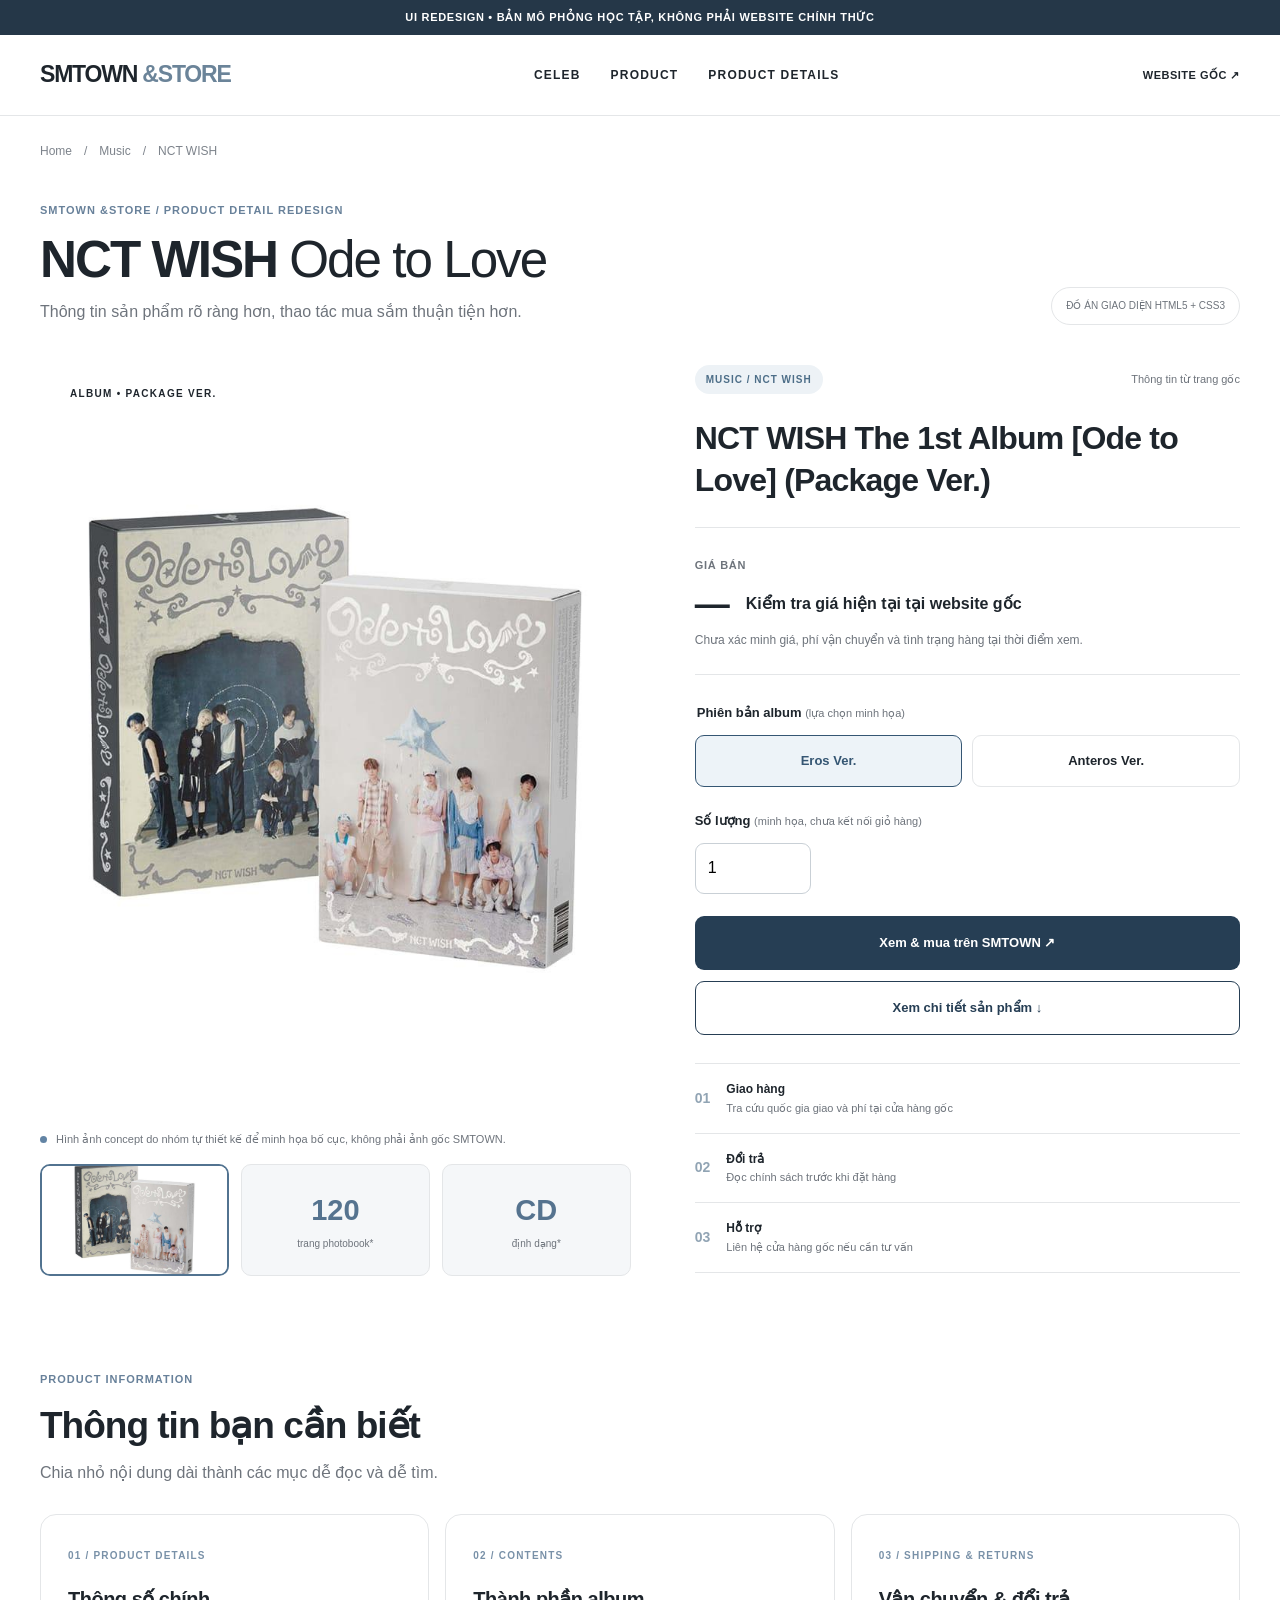
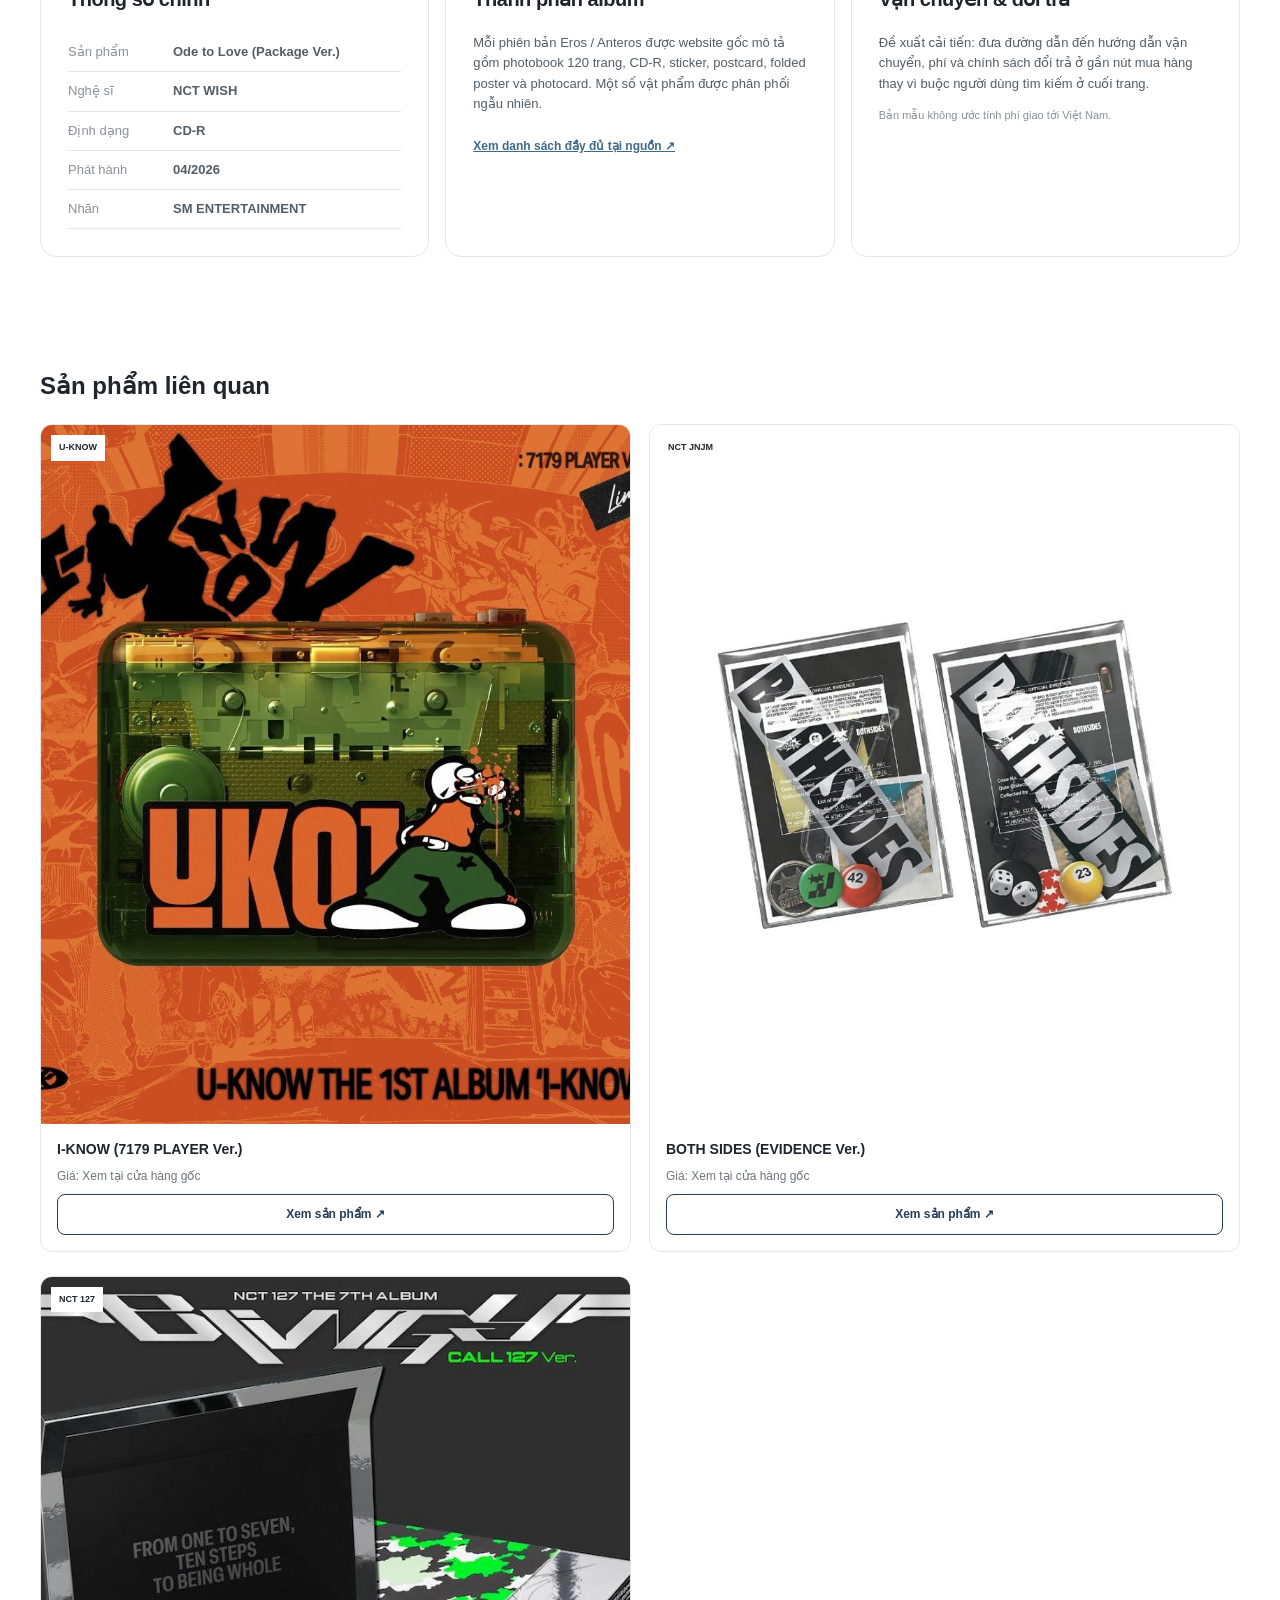
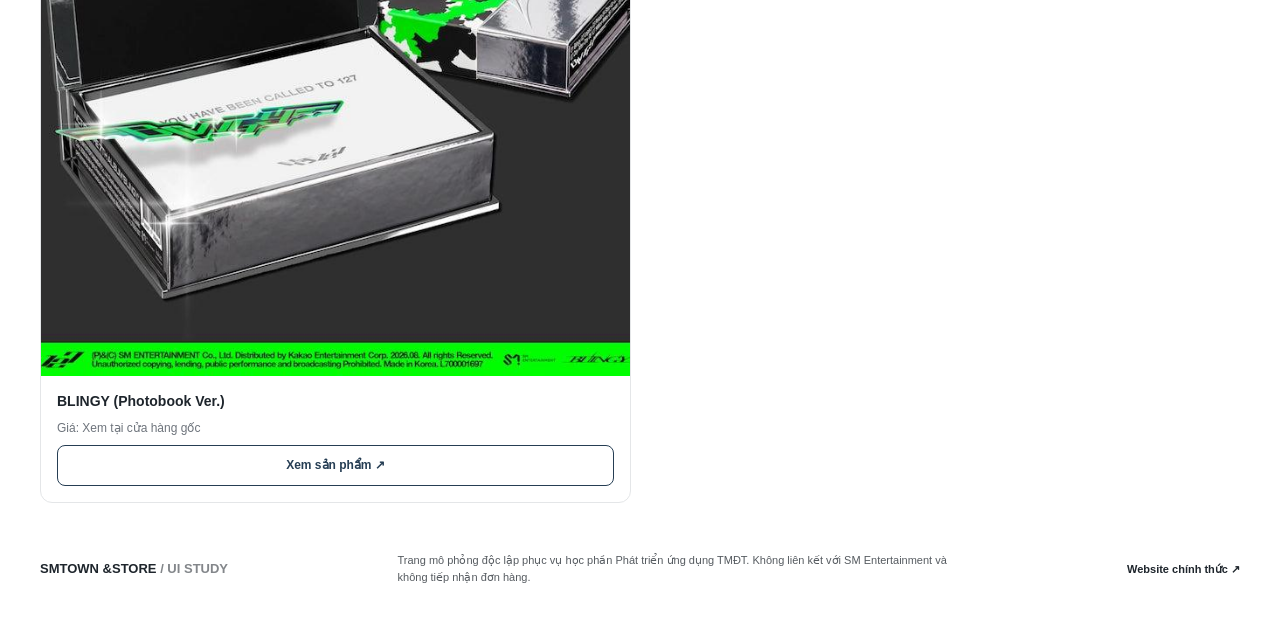
<file: index.html>
<!DOCTYPE html>
<html lang="vi">
    <head>
        <meta charset="UTF-8">
        <meta name="viewport" content="width=device-width, initial-scale=1.0">
        <meta name="description" content="Bài thực hành cải tiến giao diện trang chi tiết sản phẩm SMTOWN &STORE bằng HTML5 và CSS3.">
        <title>NCT WISH – Ode to Love | SMTOWN &STORE – UI Redesign</title>
        <link rel="stylesheet" href="css/style.css">
    </head>
    <body>
        <a class="skip-link" href="#main">Bỏ qua điều hướng</a>
        <div class="announcement">UI REDESIGN • BẢN MÔ PHỎNG HỌC TẬP, KHÔNG PHẢI WEBSITE CHÍNH THỨC</div>
        <header class="site-header">
            <div class="header-inner container">
                <a class="brand" href="https://en.smtownandstore.com/" target="_blank" rel="noopener noreferrer" aria-label="SMTOWN and Store - mở website gốc">SMTOWN <span>&amp;STORE</span></a>
                <nav class="primary-nav" aria-label="Điều hướng chính">
                    <a href="#related">CELEB</a>
                    <a href="#related">PRODUCT</a>
                    <a href="#details">PRODUCT DETAILS</a>
                </nav>
                <div class="header-actions">
                <a href="https://en.smtownandstore.com/" target="_blank" rel="noopener noreferrer">WEBSITE GỐC ↗</a>
                </div>
            </div>
    </header>
    <main class="container" id="main">
        <nav class="breadcrumbs" aria-label="Đường dẫn">
            <a href="https://en.smtownandstore.com/">Home</a>
            <span aria-hidden="true">/</span>
            <a href="https://en.smtownandstore.com/category/product/59/">Music</a>
            <span aria-hidden="true">/</span><span aria-current="page">NCT WISH</span>
        </nav>
        <div class="page-intro"><div>
            <span class="eyebrow">SMTOWN &amp;STORE / PRODUCT DETAIL REDESIGN</span>
            <h1>NCT WISH <em>Ode to Love</em></h1>
            <p>Thông tin sản phẩm rõ ràng hơn, thao tác mua sắm thuận tiện hơn.</p>
        </div><span class="design-label">ĐỒ ÁN GIAO DIỆN HTML5 + CSS3</span></div>
        <section class="product-layout" aria-label="Thông tin sản phẩm NCT WISH">
            <div class="gallery">
                <div class="gallery-main">
                    <span class="gallery-tag">ALBUM • PACKAGE VER.</span>
                    <img src="images/product-demo.jpe" width="640" height="760" alt="Ảnh concept minh họa cho album NCT WISH Ode to Love, không phải ảnh sản phẩm chính thức"></div>
                <div class="gallery-note">
                    <span class="note-dot"></span> Hình ảnh concept do nhóm tự thiết kế để minh họa bố cục, không phải ảnh gốc SMTOWN.</div>
                <div class="gallery-thumbs"><div class="thumb selected"><img src="images/product-demo.jpe" alt="Ảnh minh họa bìa album"></div>
                <div class="thumb info-tile">
                    <span>120</span><small>trang photobook*</small></div>
                <div class="thumb info-tile">
                    <span>CD</span><small>định dạng*</small></div>
                </div>
            </div>
            <div class="purchase-panel">
                <div class="status-line">
                    <span class="pill">MUSIC / NCT WISH</span><span class="availability">Thông tin từ trang gốc</span></div>
                <p class="product-subtitle">NCT WISH The 1st Album [Ode to Love] (Package Ver.)</p>
                <div class="price-block">
                    <span class="price-label">GIÁ BÁN</span>
                    <div class="price-line">
                        <strong>—</strong><span>Kiểm tra giá hiện tại tại website gốc</span></div>
                        <p>Chưa xác minh giá, phí vận chuyển và tình trạng hàng tại thời điểm xem.</p>
                    </div>
                    <form class="purchase-form" action="https://en.smtownandstore.com/product/nct-wish-the-1st-album-ode-to-love-package-ver/28278/" method="get" target="_blank">
                        <fieldset>
                            <legend>Phiên bản album <span>(lựa chọn minh họa)</span></legend>
                            <div class="options">
                                <label>
                                    <input type="radio" name="version" value="eros" checked>
                                    <span>Eros Ver.</span>
                                </label>
                                <label>
                                    <input type="radio" name="version" value="anteros">
                                    <span>Anteros Ver.</span>
                                </label>
                            </div>
                        </fieldset>
                        <label class="quantity-label" for="quantity">Số lượng <span>(minh họa, chưa kết nối giỏ hàng)</span></label>
                        <input id="quantity" type="number" name="quantity" min="1" max="20" value="1" inputmode="numeric">
                        <div class="buy-actions">
                            <a class="btn btn-primary" href="https://en.smtownandstore.com/product/nct-wish-the-1st-album-ode-to-love-package-ver/28278/" target="_blank" rel="noopener noreferrer">Xem &amp; mua trên SMTOWN ↗</a>
                            <a class="btn btn-secondary" href="#details">Xem chi tiết sản phẩm ↓</a>
                        </div>
                    </form>
                    <div class="policy-list"><div>
                        <b>01</b>
                        <span>
                            <strong>Giao hàng</strong>
                            <small>Tra cứu quốc gia giao và phí tại cửa hàng gốc</small>
                        </span>
                    </div>
                    <div>
                        <b>02</b>
                        <span>
                            <strong>Đổi trả</strong>
                            <small>Đọc chính sách trước khi đặt hàng</small>
                        </span>
                    </div>
                    <div>
                        <b>03</b>
                        <span>
                            <strong>Hỗ trợ</strong>
                            <small>Liên hệ cửa hàng gốc nếu cần tư vấn</small>
                        </span>
                    </div>
                </div>
            </div>
        </section>
        <section id="details" class="product-details">
            <div class="section-heading">
                <span class="eyebrow">PRODUCT INFORMATION</span>
                <h2>Thông tin bạn cần biết</h2>
                <p>Chia nhỏ nội dung dài thành các mục dễ đọc và dễ tìm.</p>
            </div>
            <div class="details-grid">
                <article class="detail-card">
                    <span class="detail-number">01 / PRODUCT DETAILS</span>
                    <h3>Thông số chính</h3>
                    <dl>
                        <div>
                            <dt>Sản phẩm</dt>
                            <dd>Ode to Love (Package Ver.)</dd>
                        </div>
                        <div>
                            <dt>Nghệ sĩ</dt>
                            <dd>NCT WISH</dd>
                        </div>
                        <div>
                            <dt>Định dạng</dt>
                            <dd>CD-R</dd>
                        </div>
                        <div>
                            <dt>Phát hành</dt>
                            <dd>04/2026</dd>
                        </div>
                        <div>
                            <dt>Nhãn</dt>
                            <dd>SM ENTERTAINMENT</dd>
                        </div>
                    </dl>
                </article>
                <article class="detail-card">
                    <span class="detail-number">02 / CONTENTS</span>
                    <h3>Thành phần album</h3>
                    <p>Mỗi phiên bản Eros / Anteros được website gốc mô tả gồm photobook 120 trang, CD-R, sticker, postcard, folded poster và photocard. Một số vật phẩm được phân phối ngẫu nhiên.</p>
                    <a class="text-link" href="https://en.smtownandstore.com/product/nct-wish-the-1st-album-ode-to-love-package-ver/28278/" target="_blank" rel="noopener noreferrer">Xem danh sách đầy đủ tại nguồn ↗</a>
                </article>
                <article class="detail-card">
                    <span class="detail-number">03 / SHIPPING &amp; RETURNS</span>
                    <h3>Vận chuyển &amp; đổi trả</h3>
                    <p>Đề xuất cải tiến: đưa đường dẫn đến hướng dẫn vận chuyển, phí và chính sách đổi trả ở gần nút mua hàng thay vì buộc người dùng tìm kiếm ở cuối trang.</p>
                    <p class="disclaimer">Bản mẫu không ước tính phí giao tới Việt Nam.</p>
                </article>
            </div>
        </section>
        <section id="related" class="related-products">
            <h2>Sản phẩm liên quan</h2>
            <div class="product-grid">
                <article class="product-card">
                    <a class="card-image" href="https://en.smtownandstore.com/product/u-know-the-1st-album-i-know-7179-player-verlimited/27840/category/1/display/3/" target="_blank" rel="noopener noreferrer">
                        <img src="images/iknow.jpe" alt="Bìa concept minh họa U-KNOW I-KNOW" loading="lazy">
                        <span class="card-badge">U-KNOW</span>
                    </a>
                    <div class="card-info">
                        <h3>I-KNOW (7179 PLAYER Ver.)</h3>
                        <p>Giá: Xem tại cửa hàng gốc</p>
                        <a href="https://en.smtownandstore.com/product/u-know-the-1st-album-i-know-7179-player-verlimited/27840/category/1/display/3/" target="_blank" rel="noopener noreferrer">Xem sản phẩm ↗</a>
                    </div>
                </article>
                <article class="product-card">
                    <a class="card-image" href="https://en.smtownandstore.com/product/nct-jnjm-the-1st-mini-album-both-sides-smart-versmart-album/28114/" target="_blank" rel="noopener noreferrer">
                        <img src="images/bothside.jpe" alt="Bìa concept minh họa NCT JNJM Both Sides" loading="lazy">
                        <span class="card-badge">NCT JNJM</span>
                    </a>
                    <div class="card-info">
                        <h3>BOTH SIDES (EVIDENCE Ver.)</h3>
                        <p>Giá: Xem tại cửa hàng gốc</p>
                        <a href="https://en.smtownandstore.com/product/nct-jnjm-the-1st-mini-album-both-sides-smart-versmart-album/28114/" target="_blank" rel="noopener noreferrer">Xem sản phẩm ↗</a>
                    </div>
                </article>
                <article class="product-card">
                    <a class="card-image" href="https://en.smtownandstore.com/product/nct-127-lucky-draw-event-the-7th-album-blingy-photobook-ver-smtrue-exc/29340/category/58/display/1/" target="_blank" rel="noopener noreferrer">
                        <img src="images/blingy.jpe" alt="Bìa concept minh họa NCT 127 Blingy" loading="lazy">
                        <span class="card-badge">NCT 127</span>
                    </a>
                    <div class="card-info">
                        <h3>BLINGY (Photobook Ver.)</h3>
                        <p>Giá: Xem tại cửa hàng gốc</p>
                        <a href="https://en.smtownandstore.com/product/nct-127-lucky-draw-event-the-7th-album-blingy-photobook-ver-smtrue-exc/29340/category/58/display/1/" target="_blank" rel="noopener noreferrer">Xem sản phẩm ↗</a>
                    </div>
                </article>
            </div>
        </section>
    </main>
    <footer class="footer">
        <div class="container footer-inner">
            <strong>SMTOWN &amp;STORE <span>/ UI STUDY</span></strong>
            <p>Trang mô phỏng độc lập phục vụ học phần Phát triển ứng dụng TMĐT. Không liên kết với SM Entertainment và không tiếp nhận đơn hàng.</p>
            <a href="https://en.smtownandstore.com/" target="_blank" rel="noopener noreferrer">Website chính thức ↗</a>
        </div>
    </footer>
</body>
</html>
</file>
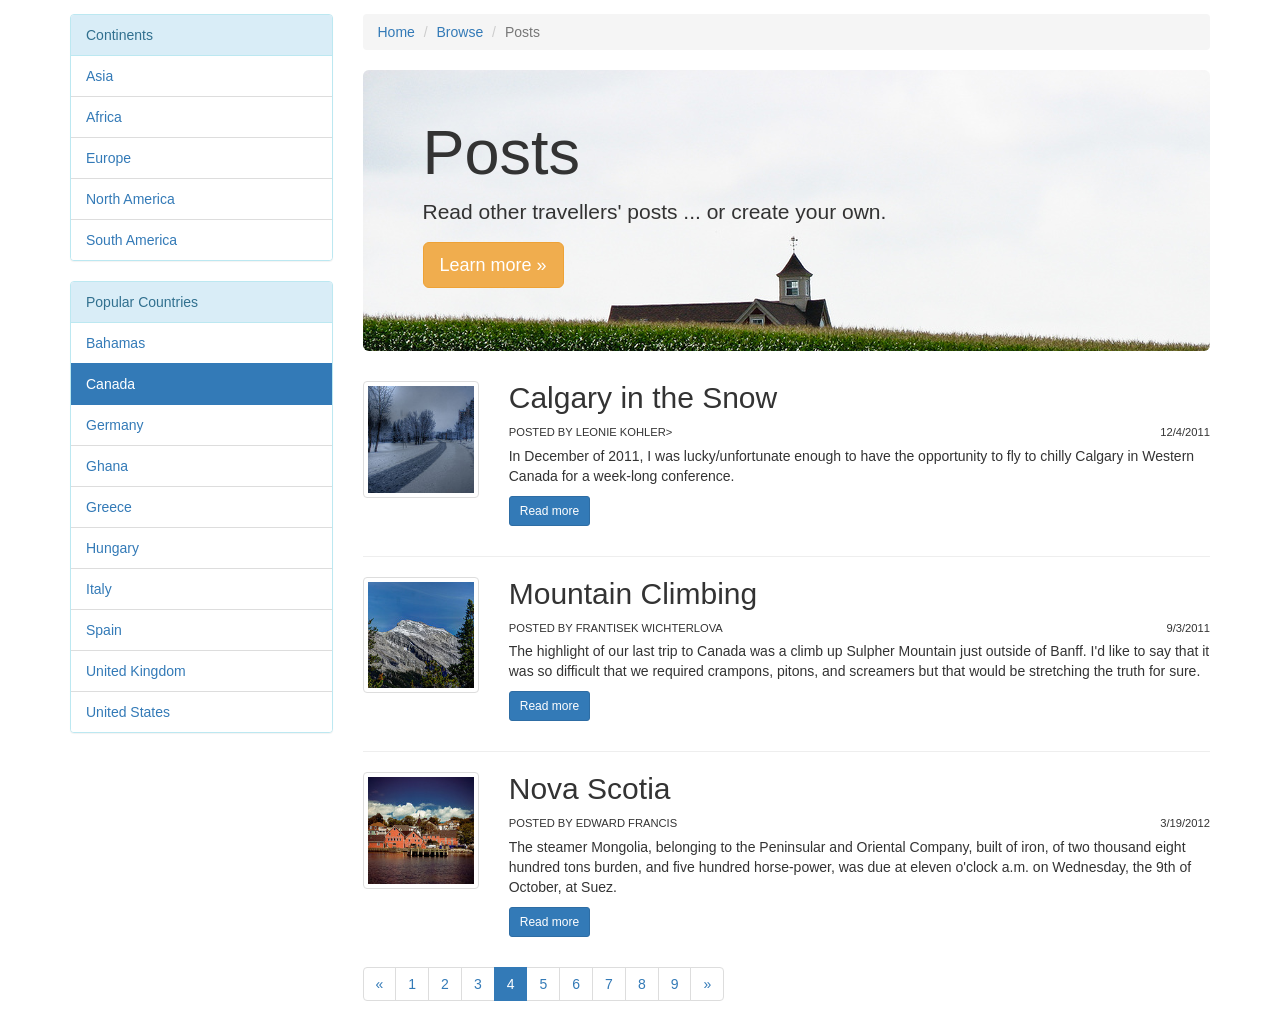
<file: JavaScript-Labs/Lab08/exercise.html>
<!DOCTYPE html>
<html lang="en">
<head>
    <meta charset="utf-8"/>  
	
    <!-- Latest compiled and minified CSS -->
    <link rel="stylesheet" href="https://maxcdn.bootstrapcdn.com/bootstrap/3.3.5/css/bootstrap.min.css">
    <link rel="stylesheet" href="css/theme.css">    
    
    <script type="text/javascript" language="javascript" src="js/travel-data.js"></script>    
</head>
<body>
    

   
<div class="container">  <!-- start main content container -->
   <div class="row">  <!-- start main content row -->
      <div class="col-md-3">  <!-- start left navigation rail column -->   
      
         <div class="panel panel-info">
           <div class="panel-heading">Continents</div>
           <!-- replace list with function call -->
           <ul class="list-group">     
              <li class="list-group-item"><a href="#">Asia</a></li>
              <li class="list-group-item"><a href="#">Africa</a></li>
              <li class="list-group-item"><a href="#">Europe</a></li>
              <li class="list-group-item"><a href="#">North America</a></li>
              <li class="list-group-item"><a href="#">South America</a></li>    
           </ul>
         </div>  <!-- end continents panel -->  
         <div class="panel panel-info">
           <div class="panel-heading">Popular Countries</div>
           <!-- replace list with function call --> 
           <ul class="list-group">                                        
              <li class="list-group-item"><a href="#">Bahamas</a></li>
              <li class="list-group-item active">Canada</li>
              <li class="list-group-item"><a href="#">Germany</a></li>
              <li class="list-group-item"><a href="#">Ghana</a></li>
              <li class="list-group-item"><a href="#">Greece</a></li>
              <li class="list-group-item"><a href="#">Hungary</a></li>
              <li class="list-group-item"><a href="#">Italy</a></li>
              <li class="list-group-item"><a href="#">Spain</a></li>
              <li class="list-group-item"><a href="#">United Kingdom</a></li>
              <li class="list-group-item"><a href="#">United States</a></li>    
           </ul>
         </div>  <!-- end countries panel -->       
      </div>  <!-- end left navigation rail --> 
      
      <div class="col-md-9">  <!-- start main content column -->
         <ol class="breadcrumb">
           <li><a href="#">Home</a></li>
           <li><a href="#">Browse</a></li>
           <li class="active">Posts</li>
         </ol>          
      
         <div class="jumbotron" id="postJumbo">
           <h1>Posts</h1>
           <p>Read other travellers' posts ... or create your own.</p>
           <p><a class="btn btn-warning btn-lg">Learn more &raquo;</a></p>
         </div>        
      
         <!-- start post summaries -->
         <div class="postlist">
         
           <!-- replace each of these three rows with a function call -->
           <div class="row">
               <div class="col-md-2"> 
                  <a href="post.php?id=1" class=""><img src="images/travel/6592294487.jpg" alt="Calgary in the Snow" class="img-thumbnail"/></a>
               </div>
               <div class="col-md-10"> 
                  <h2>Calgary in the Snow</h2>
                  <div class="details">
                    Posted by Leonie Kohler>
                    <span class="pull-right">12/4/2011</span>
                  </div>
                  <p class="excerpt">
                  In December of 2011, I was lucky/unfortunate enough to have the opportunity to fly to chilly Calgary in Western Canada for a week-long conference. 
                  </p>
                  <p><a href="post.php?id=1" class="btn btn-primary btn-sm">Read more</a></p>
               </div>
           </div>
           <hr/>
           
           <div class="row">
               <div class="col-md-2"> 
                  <a href="post.php?id=3" class=""><img src="images/travel/6114904363.jpg" alt="Mountain Climbing" class="img-thumbnail"/></a>
               </div>
               <div class="col-md-10"> 
                  <h2>Mountain Climbing</h2>
                  <div class="details">
                    Posted by Frantisek  Wichterlova
                    <span class="pull-right">9/3/2011</span>
                  </div>
                  <p class="excerpt">
                  The highlight of our last trip to Canada was a climb up Sulpher Mountain just outside of Banff. I'd like to say that it was so difficult that we required crampons, pitons, and screamers but that would be stretching the truth for sure.
                  </p>
                  <p><a href="post.php?id=3" class="btn btn-primary btn-sm">Read more</a></p>
               </div>
           </div>
           <hr/>

           <div class="row">
               <div class="col-md-2"> 
                  <a href="post.php?id=9" class=""><img src="images/travel/5856697109.jpg" alt="Nova Scotia" class="img-thumbnail"/></a>
               </div>
               <div class="col-md-10"> 
                  <h2>Nova Scotia</h2>
                  <div class="details">
                    Posted by Edward Francis
                    <span class="pull-right">3/19/2012</span>
                  </div>
                  <p class="excerpt">
                  The steamer Mongolia, belonging to the Peninsular and Oriental Company, built of iron, of two thousand eight hundred tons burden, and five hundred horse-power, was due at eleven o'clock a.m. on Wednesday, the 9th of October, at Suez. 
                  </p>
                  <p><a href="post.php?id=9" class="btn btn-primary btn-sm">Read more</a></p>
               </div>
           </div>          
         </div>
        
      <!-- replace pagination with function call -->
      <ul class="pagination">
        <li><a href="#">&laquo;</a></li>
        <li><a href="#">1</a></li>
        <li><a href="#">2</a></li>
        <li><a href="#">3</a></li>
        <li class="active"><a href="#">4</a></li>
        <li><a href="#">5</a></li>
        <li><a href="#">6</a></li>
        <li><a href="#">7</a></li>
        <li><a href="#">8</a></li>
        <li><a href="#">9</a></li>
        <li><a href="#">&raquo;</a></li>
      </ul>
      
      </div>  <!-- end main content column -->
   </div>  <!-- end main content row -->
</div>   <!-- end main content container -->  
    
</body>
</html>
</file>
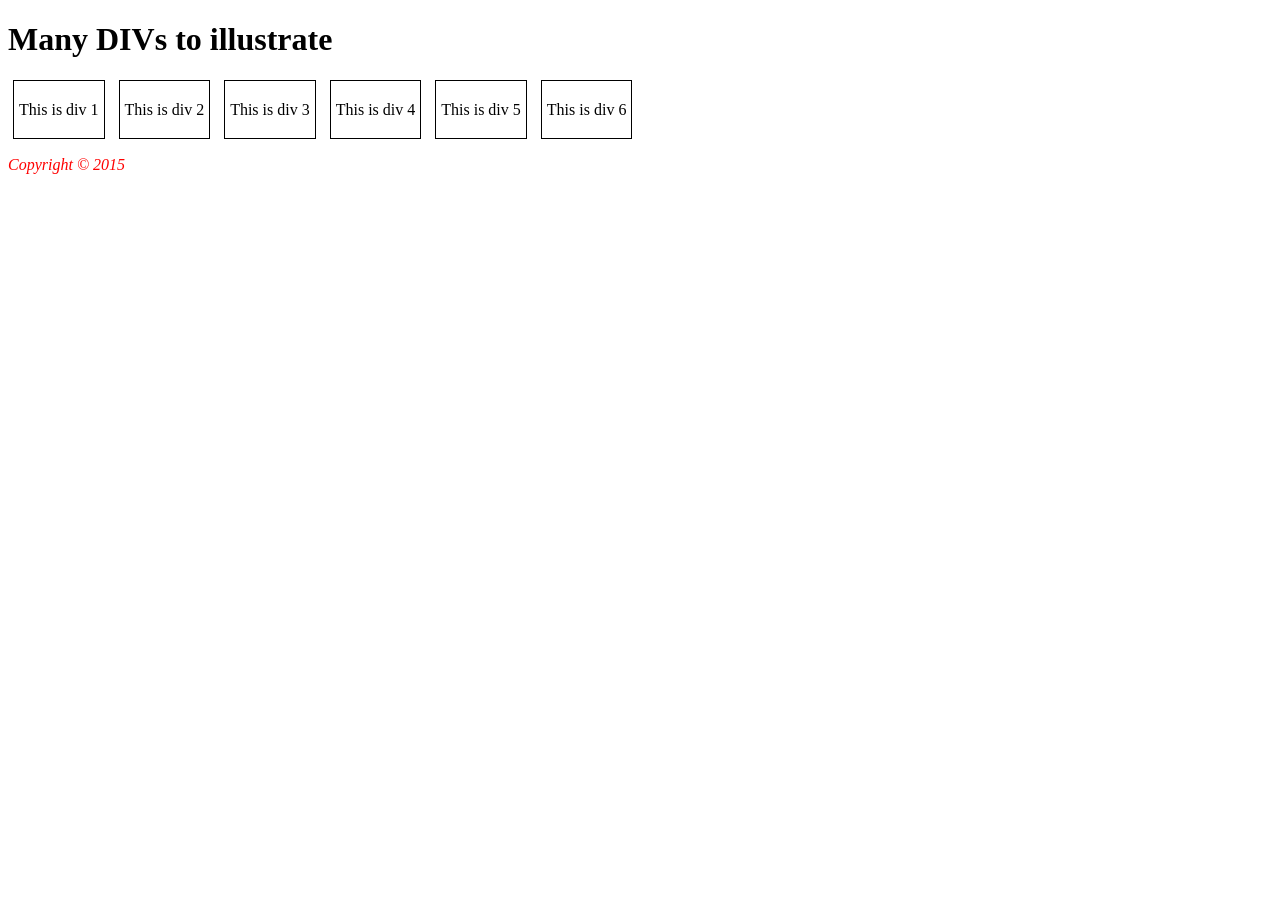
<file: JavaScript-Labs/Lab08/lab08-walkthrough02.html>
<!DOCTYPE html>
<html lang="en">
<head>
   <meta charset="utf-8">
   <title>DIV's DIV's Everywhere</title>
   <link rel="stylesheet" type="text/css" href="css/lab08.css" />
   
</head>
<body>
 
<header>
  <h1>Many DIVs to illustrate</h1>
</header>

<div class='movingDiv' id='div1'>This is div 1</div>
<div class='movingDiv' id='div2'>This is div 2</div>
<div class='movingDiv' id='div3'>This is div 3</div>
<div class='movingDiv' id='div4'>This is div 4</div>
<div class='movingDiv' id='div5'>This is div 5</div>
<div class='movingDiv' id='div6'>This is div 6</div>


<footer>
  <p><em>Copyright &copy; 2015</em></p>
</footer>
</body>
</html>
</file>
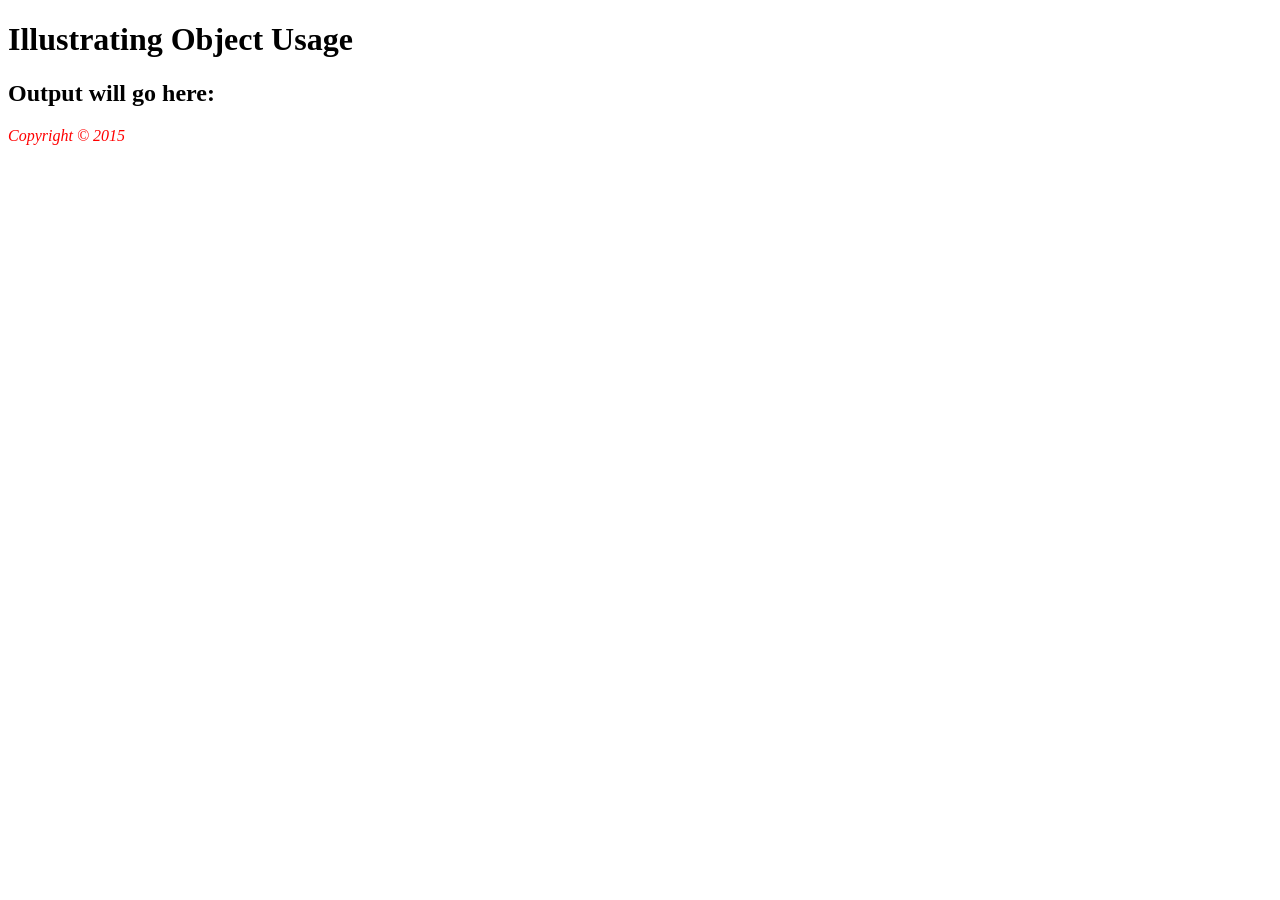
<file: JavaScript-Labs/Lab08/lab08-walkthrough06.html>
<!DOCTYPE html>
<html lang="en">
<head>
   <meta charset="utf-8">
   <title>Lab 8</title>
   <link rel="stylesheet" type="text/css" href="css/lab08.css" />

</head>
<body>
   

   
<header>
  <h1>Illustrating Object Usage</h1>
</header>

<h2>Output will go here:</h2>

<script type="text/javascript" language="javascript" src="js/lab08-walkthrough06.js"></script>

<footer>
  <p><em>Copyright &copy; 2015</em></p>
</footer>
</body>
</html>
</file>
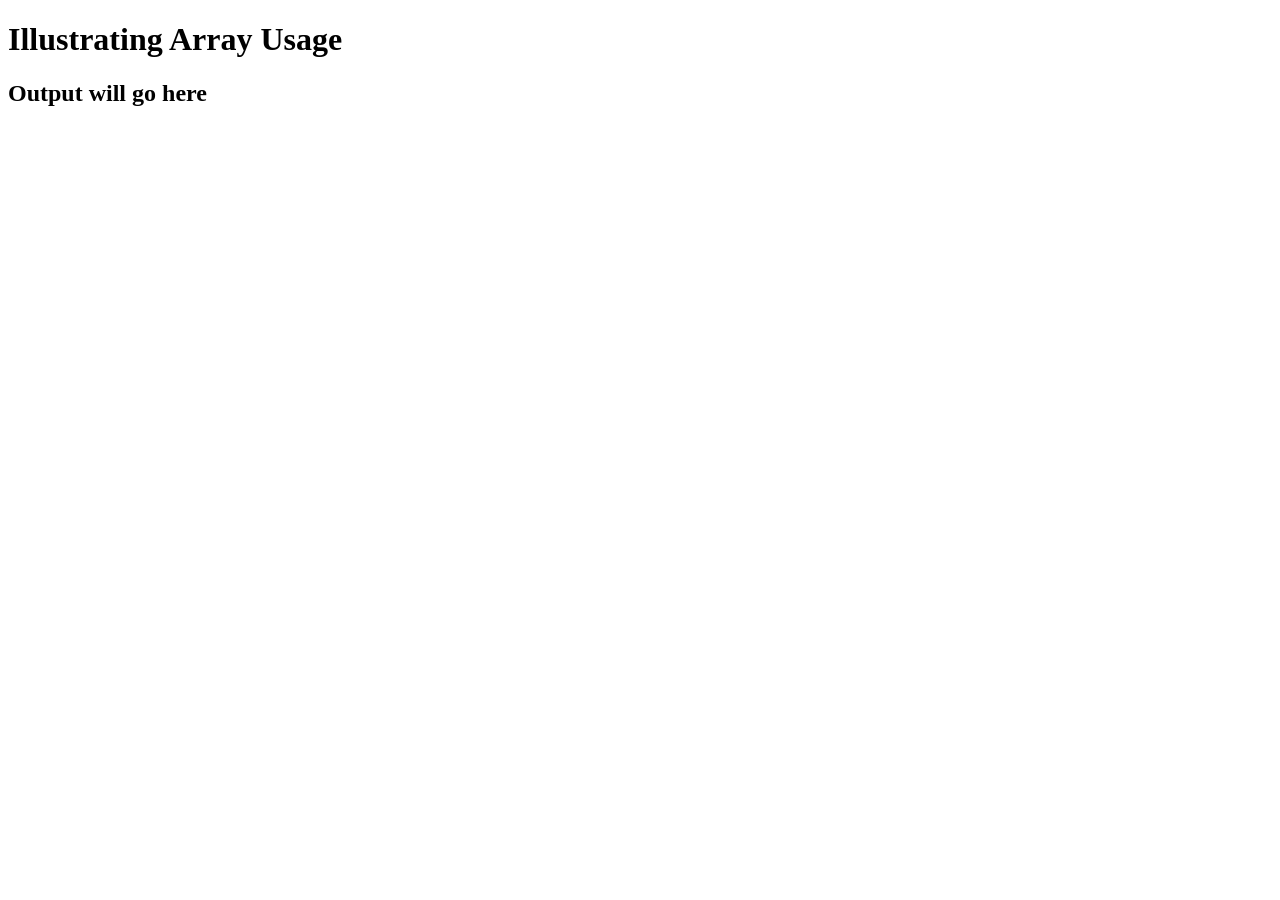
<file: JavaScript-Labs/Lab08/lab08-walkthrough07.html>
<!DOCTYPE html>
<html lang="en">
<head>
   <meta charset="utf-8">
   <title>Lab 8</title>
   <link rel="stylesheet" type="text/css" href="css/lab08.css" />

</head>
<body>
<header>
  <h1>Illustrating Array Usage</h1>
</header>

    <h2>Output will go here</h2>

   <script type="text/javascript" language="javascript" src="js/lab08-walkthrough07.js"></script>

</body>
</html>
</file>
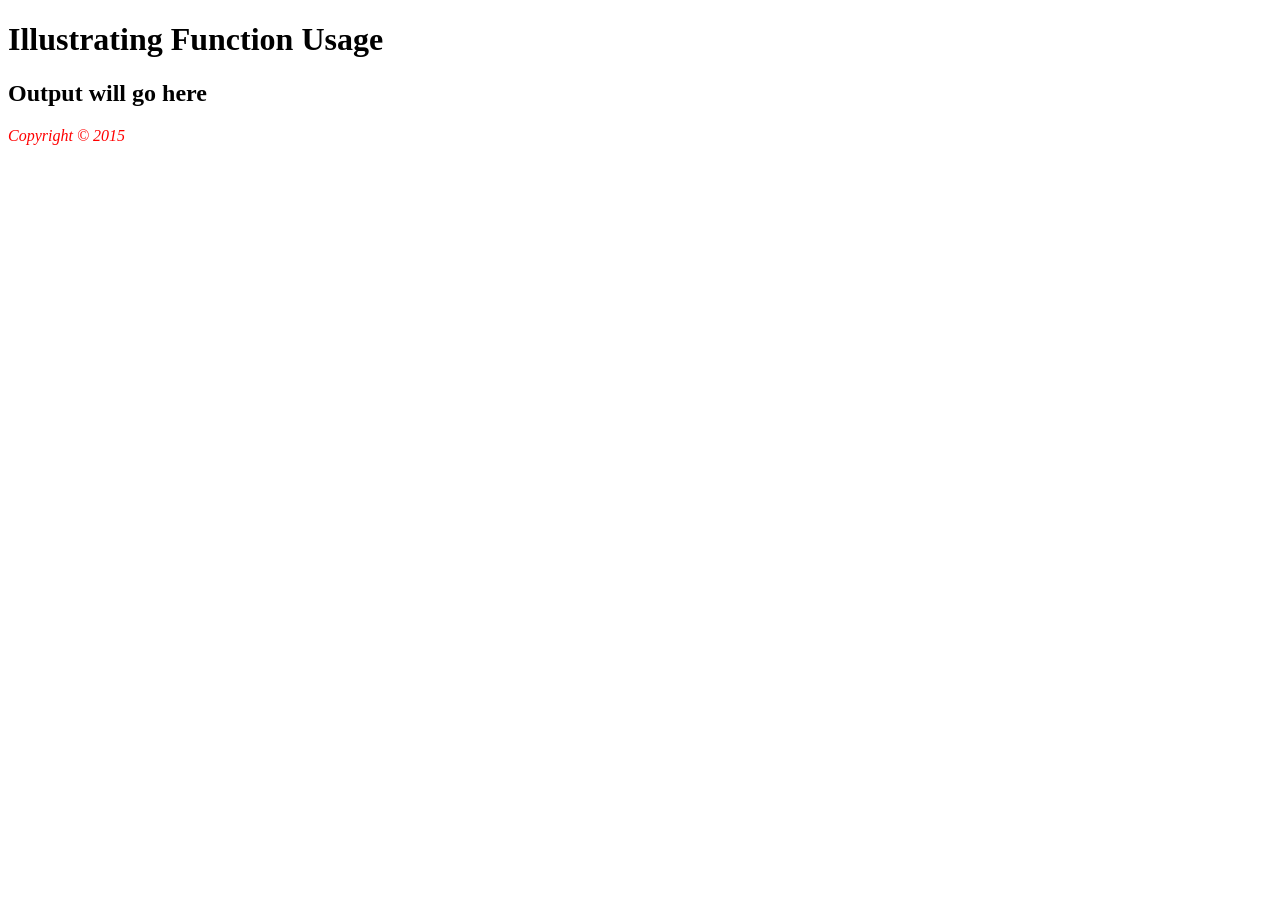
<file: JavaScript-Labs/Lab08/lab08-walkthrough08.html>
<!DOCTYPE html>
<html lang="en">
<head>
   <meta charset="utf-8">
   <title>Lab 8</title>
   <link rel="stylesheet" type="text/css" href="css/lab08.css" />
   <script type="text/javascript" language="javascript" src="js/lab08-walkthrough08.js"></script>
</head>
<body>
<header>
  <h1>Illustrating Function Usage</h1>
</header>

<h2>Output will go here</h2>

<script>
   // add function calls here

</script>

<footer>
  <p><em>Copyright &copy; 2015</em></p>
</footer>
</body>
</html>
</file>
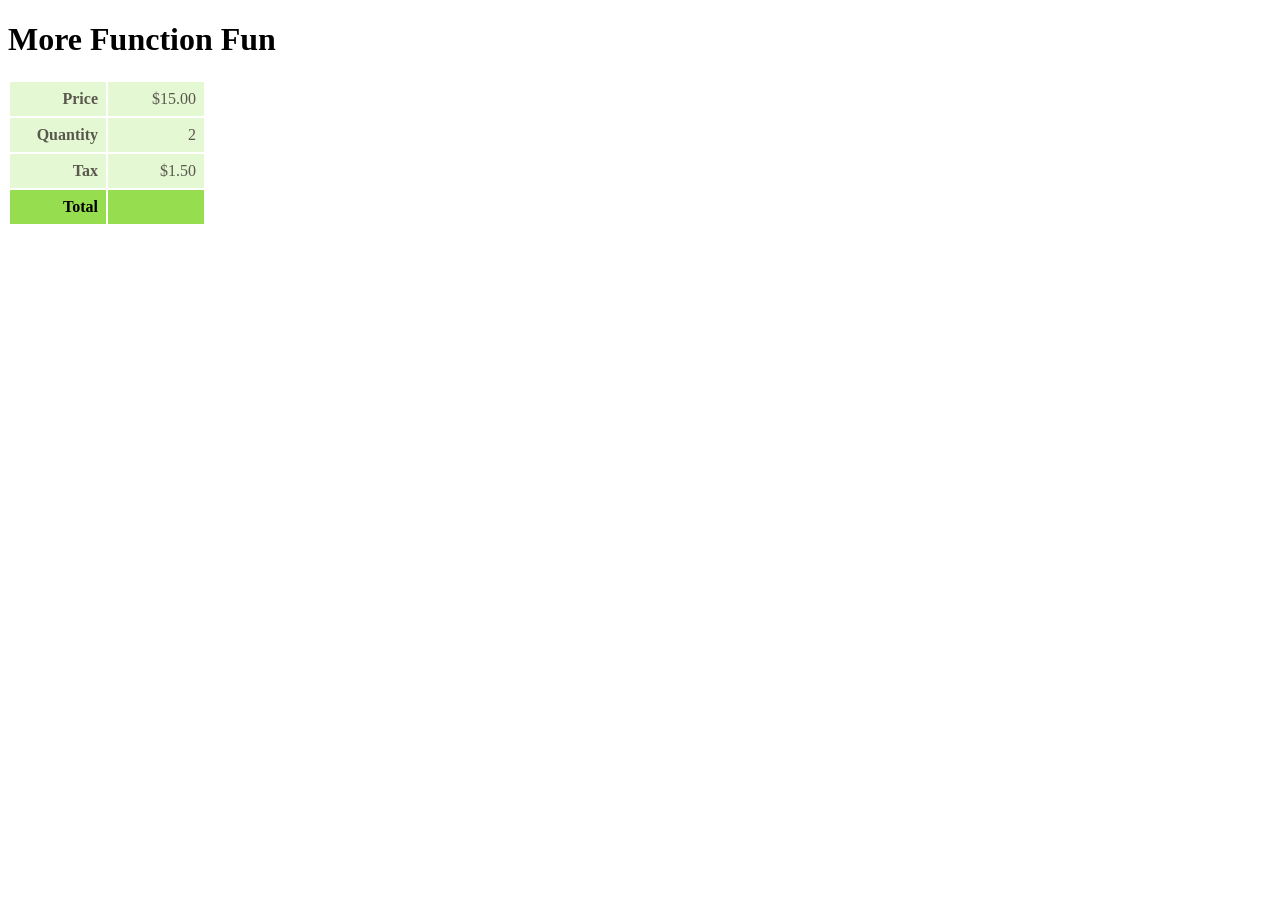
<file: JavaScript-Labs/Lab08/lab08-walkthrough09.html>
<!DOCTYPE html>
<html lang="en">
<head>
   <meta charset="utf-8">
   <title>Lab 8</title>
   <link rel="stylesheet" type="text/css" href="css/lab08.css" />
   <script type="text/javascript" language="javascript" src="js/lab08-walkthrough09.js"></script>
</head>
<body>
<header>
  <h1>More Function Fun</h1>
</header>

<table class="cart">
   <tr class="normal">
      <th>Price</th>
      <td>$15.00</td>                  
   </tr> 
   <tr class="normal">
      <th>Quantity</th>
      <td>2</td>
   </tr>  
   <tr class="normal">
      <th>Tax</th>
      <td>$1.50</td>
   </tr>
   <tr class="total">
      <th>Total</th>
      <td>
      <script>

      </script>   
      </td>
   </tr>
</table>


</body>
</html>
</file>
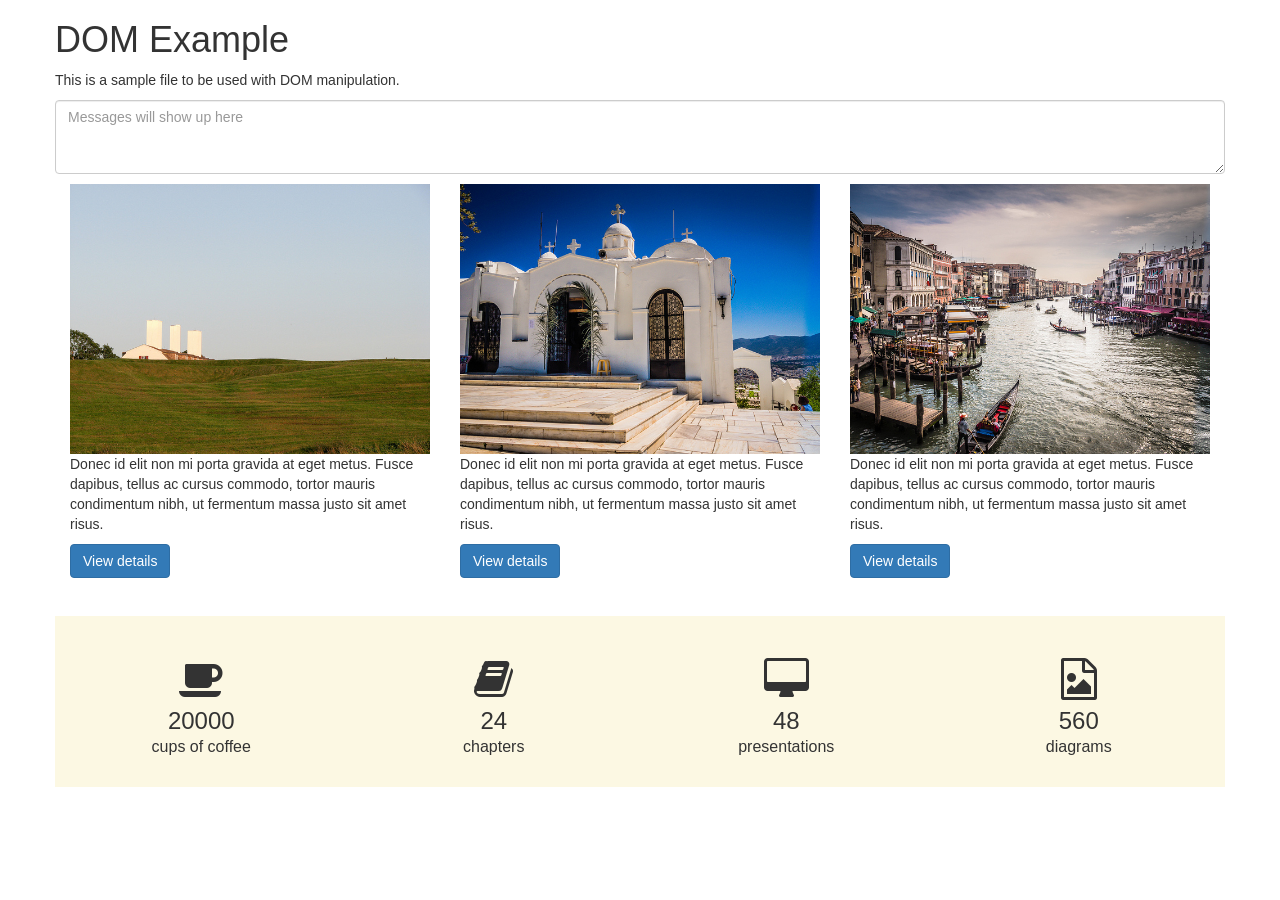
<file: JavaScript-Labs/Lab09/lab09-walkthrough01.html>
<!DOCTYPE html>
<html>
<head>
    <meta charset="utf-8"/>  
    <title>Lab 9</title>
    <!-- Latest compiled and minified CSS -->
    <link rel="stylesheet" href="https://maxcdn.bootstrapcdn.com/bootstrap/3.3.5/css/bootstrap.min.css">

    <link rel="stylesheet" href="https://maxcdn.bootstrapcdn.com/font-awesome/4.4.0/css/font-awesome.min.css">
    
    <link rel="stylesheet" href="css/lab09.css">
</head>
<body>

<div class="container">
    <div class="row" id="first">
        <h1 id="pageTitle">DOM Example</h1>
        <p>This is a sample file to be used with DOM manipulation.</p>   
        <p><textarea class="form-control" rows="3" id="msgArea" placeholder="Messages will show up here"></textarea></p>
    </div>
    
    
    <div class="row" id="stories">
        <div class="col-md-4">
              <img src="images/5857298322.jpg" class="img-responsive">            
              <p>Donec id elit non mi porta gravida at eget metus. Fusce dapibus, tellus ac cursus commodo, tortor mauris condimentum nibh, ut fermentum massa justo sit amet risus.  </p>
              <p><button class="btn btn-primary" type="button">View details</button></p>

        </div>
        <div class="col-md-4">
            <img src="images/8710320515.jpg" class="img-responsive">  
            <p>Donec id elit non mi porta gravida at eget metus. Fusce dapibus, tellus ac cursus commodo, tortor mauris condimentum nibh, ut fermentum massa justo sit amet risus.  </p>
            <p><button class="btn btn-primary" type="button">View details</button></p>
        </div>
        <div class="col-md-4">
            <img src="images/9494464567.jpg" class="img-responsive">  
            <p>Donec id elit non mi porta gravida at eget metus. Fusce dapibus, tellus ac cursus commodo, tortor mauris condimentum nibh, ut fermentum massa justo sit amet risus. </p>
            <p><button class="btn btn-primary" type="button">View details</button></p>
        </div>
    </div>  <!-- end stories row -->
  
  
    <div class="row" id="features">
        <ul class="list-unstyled">
            <li>
                <div class="col-md-3 ">
                    <div class="center-icons">
                        <i class="fa fa-coffee fa-3x"></i> 
                        <div class="count-number">20000</div>
                        <span class="count-title">cups of coffee</span>
                    </div>
                </div>                
            </li>
            <li>
                <div class="col-md-3 ">
                    <div class="center-icons">
                        <i class="fa fa-book fa-3x"></i> 
                        <div class="count-number">24</div>
                        <span class="count-title">chapters</span>
                    </div>
                </div>                
            </li>
            <li>
                <div class="col-md-3 ">
                    <div class="center-icons">
                        <i class="fa fa-desktop fa-3x"></i> 
                        <div class="count-number">48</div>
                        <span class="count-title">presentations</span>
                    </div>
                </div>                
            </li>
            <li>
                <div class="col-md-3 ">
                    <div class="center-icons">
                        <i class="fa fa-file-image-o fa-3x"></i> 
                        <div class="count-number">560</div>
                        <span class="count-title">diagrams</span>
                    </div>
                </div>                
            </li>                                    
        </ul>
    </div> <!-- end features row -->


</div> <!-- end container -->

<script type="text/javascript" language="javascript" src="js/lab09-walkthrough01.js"></script>

</body>
</html>
</file>
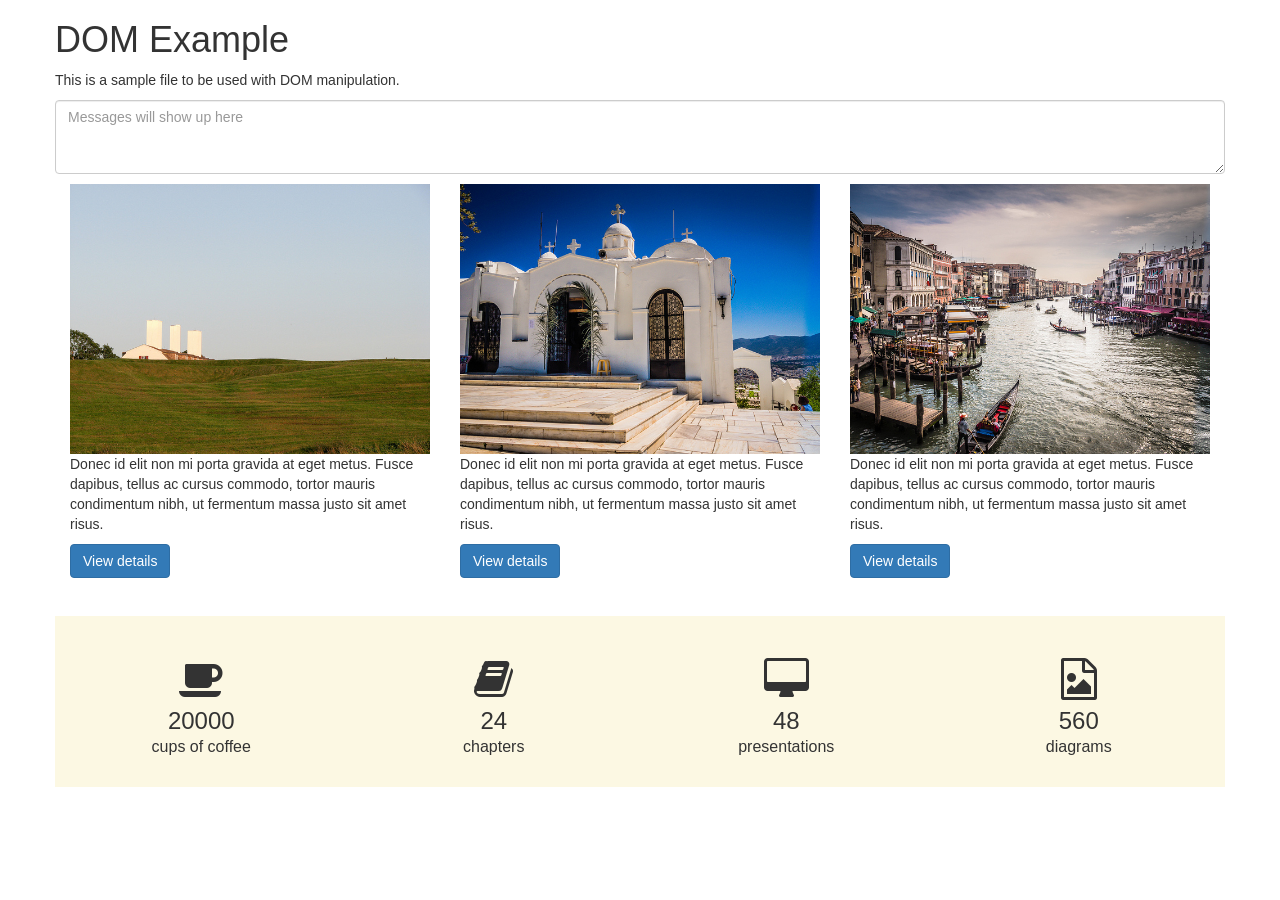
<file: JavaScript-Labs/Lab09/lab09-walkthrough02.html>
<!DOCTYPE html>
<html>
<head>
    <meta charset="utf-8"/>  
	<title>Lab 9</title>
    <!-- Latest compiled and minified CSS -->
    <link rel="stylesheet" href="https://maxcdn.bootstrapcdn.com/bootstrap/3.3.5/css/bootstrap.min.css">

    <link rel="stylesheet" href="https://maxcdn.bootstrapcdn.com/font-awesome/4.4.0/css/font-awesome.min.css">
    
    <link rel="stylesheet" href="css/lab09.css">
</head>
<body>

<div class="container">
    <div class="row" id="first">
        <h1 id="pageTitle">DOM Example</h1>
        <p>This is a sample file to be used with DOM manipulation.</p>   
        <p><textarea class="form-control" rows="3" id="msgArea" placeholder="Messages will show up here"></textarea></p>
    </div>
    
    
    <div class="row" id="stories">
        <div class="col-md-4">
              <img src="images/5857298322.jpg" class="img-responsive">            
              <p>Donec id elit non mi porta gravida at eget metus. Fusce dapibus, tellus ac cursus commodo, tortor mauris condimentum nibh, ut fermentum massa justo sit amet risus.  </p>
              <p><button class="btn btn-primary" type="button">View details</button></p>

        </div>
        <div class="col-md-4">
            <img src="images/8710320515.jpg" class="img-responsive">  
            <p>Donec id elit non mi porta gravida at eget metus. Fusce dapibus, tellus ac cursus commodo, tortor mauris condimentum nibh, ut fermentum massa justo sit amet risus.  </p>
            <p><button class="btn btn-primary" type="button">View details</button></p>
        </div>
        <div class="col-md-4">
            <img src="images/9494464567.jpg" class="img-responsive">  
            <p>Donec id elit non mi porta gravida at eget metus. Fusce dapibus, tellus ac cursus commodo, tortor mauris condimentum nibh, ut fermentum massa justo sit amet risus. </p>
            <p><button class="btn btn-primary" type="button">View details</button></p>
        </div>
    </div>  <!-- end stories row -->
  
  
    <div class="row" id="features">
        <ul class="list-unstyled">
            <li>
                <div class="col-md-3 ">
                    <div class="center-icons">
                        <i class="fa fa-coffee fa-3x"></i> 
                        <div class="count-number">20000</div>
                        <span class="count-title">cups of coffee</span>
                    </div>
                </div>                
            </li>
            <li>
                <div class="col-md-3 ">
                    <div class="center-icons">
                        <i class="fa fa-book fa-3x"></i> 
                        <div class="count-number">24</div>
                        <span class="count-title">chapters</span>
                    </div>
                </div>                
            </li>
            <li>
                <div class="col-md-3 ">
                    <div class="center-icons">
                        <i class="fa fa-desktop fa-3x"></i> 
                        <div class="count-number">48</div>
                        <span class="count-title">presentations</span>
                    </div>
                </div>                
            </li>
            <li>
                <div class="col-md-3 ">
                    <div class="center-icons">
                        <i class="fa fa-file-image-o fa-3x"></i> 
                        <div class="count-number">560</div>
                        <span class="count-title">diagrams</span>
                    </div>
                </div>                
            </li>                                    
        </ul>
    </div> <!-- end features row -->


</div> <!-- end container -->

<script type="text/javascript" language="javascript" src="js/lab09-walkthrough02.js"></script>

</body>
</html>
</file>
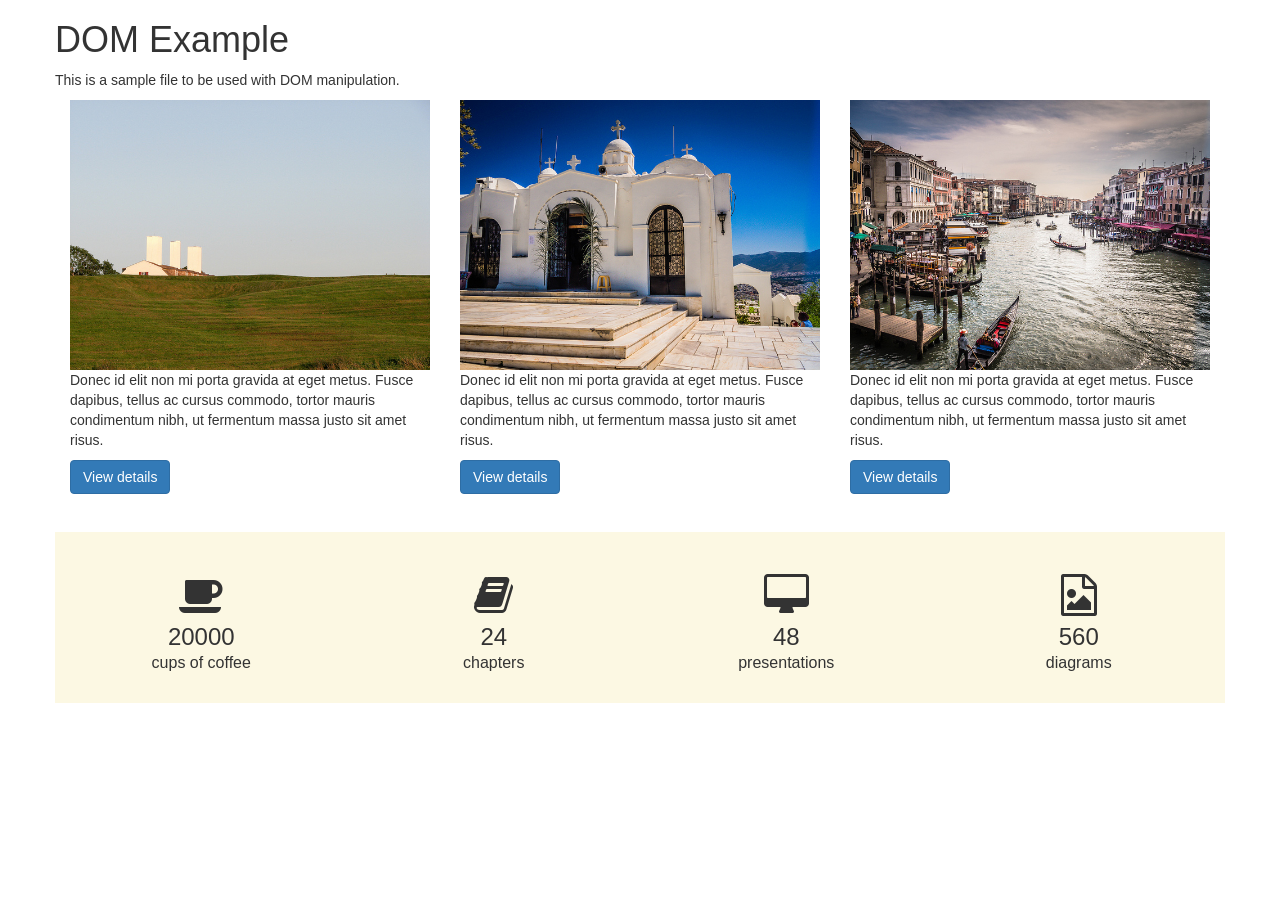
<file: JavaScript-Labs/Lab09/lab09-walkthrough03.html>
<!DOCTYPE html>
<html>
<head>
    <meta charset="utf-8"/>  
	<title>Lab 9</title>
    <!-- Latest compiled and minified CSS -->
    <link rel="stylesheet" href="https://maxcdn.bootstrapcdn.com/bootstrap/3.3.5/css/bootstrap.min.css">

    <link rel="stylesheet" href="https://maxcdn.bootstrapcdn.com/font-awesome/4.4.0/css/font-awesome.min.css">
    
    <link rel="stylesheet" href="css/lab09.css">
</head>
<body>

<div class="container">
    <div class="row" id="first">
        <h1 id="pageTitle">DOM Example</h1>
        <p>This is a sample file to be used with DOM manipulation.</p>   
    </div>
    
    
    <div class="row" id="stories">
        <div class="col-md-4">
              <img src="images/5857298322.jpg" class="img-responsive">            
              <p>Donec id elit non mi porta gravida at eget metus. Fusce dapibus, tellus ac cursus commodo, tortor mauris condimentum nibh, ut fermentum massa justo sit amet risus.  </p>
              <p><button class="btn btn-primary" type="button">View details</button></p>

        </div>
        <div class="col-md-4">
            <img src="images/8710320515.jpg" class="img-responsive">  
            <p>Donec id elit non mi porta gravida at eget metus. Fusce dapibus, tellus ac cursus commodo, tortor mauris condimentum nibh, ut fermentum massa justo sit amet risus.  </p>
            <p><button class="btn btn-primary" type="button">View details</button></p>
        </div>
        <div class="col-md-4">
            <img src="images/9494464567.jpg" class="img-responsive">  
            <p>Donec id elit non mi porta gravida at eget metus. Fusce dapibus, tellus ac cursus commodo, tortor mauris condimentum nibh, ut fermentum massa justo sit amet risus. </p>
            <p><button class="btn btn-primary" type="button">View details</button></p>
        </div>
    </div>  <!-- end stories row -->
  
  
    <div class="row" id="features">
        <ul id="iconList" class="list-unstyled">
            <li>
                <div class="col-md-3 ">
                    <div class="center-icons">
                        <i class="fa fa-coffee fa-3x"></i> 
                        <div class="count-number">20000</div>
                        <span class="count-title">cups of coffee</span>
                    </div>
                </div>                
            </li>
            <li id="deleteThisOne">
                <div class="col-md-3 ">
                    <div class="center-icons">
                        <i class="fa fa-book fa-3x"></i> 
                        <div class="count-number">24</div>
                        <span class="count-title">chapters</span>
                    </div>
                </div>                
            </li>
            <li>
                <div class="col-md-3 ">
                    <div class="center-icons">
                        <i class="fa fa-desktop fa-3x"></i> 
                        <div class="count-number">48</div>
                        <span class="count-title">presentations</span>
                    </div>
                </div>                
            </li>
            <li>
                <div class="col-md-3 ">
                    <div class="center-icons">
                        <i class="fa fa-file-image-o fa-3x"></i> 
                        <div class="count-number">560</div>
                        <span class="count-title">diagrams</span>
                    </div>
                </div>                
            </li>                                    
        </ul>
    </div> <!-- end features row -->


</div> <!-- end container -->

<script type="text/javascript" language="javascript" src="js/lab09-walkthrough03.js"></script>

</body>
</html>
</file>
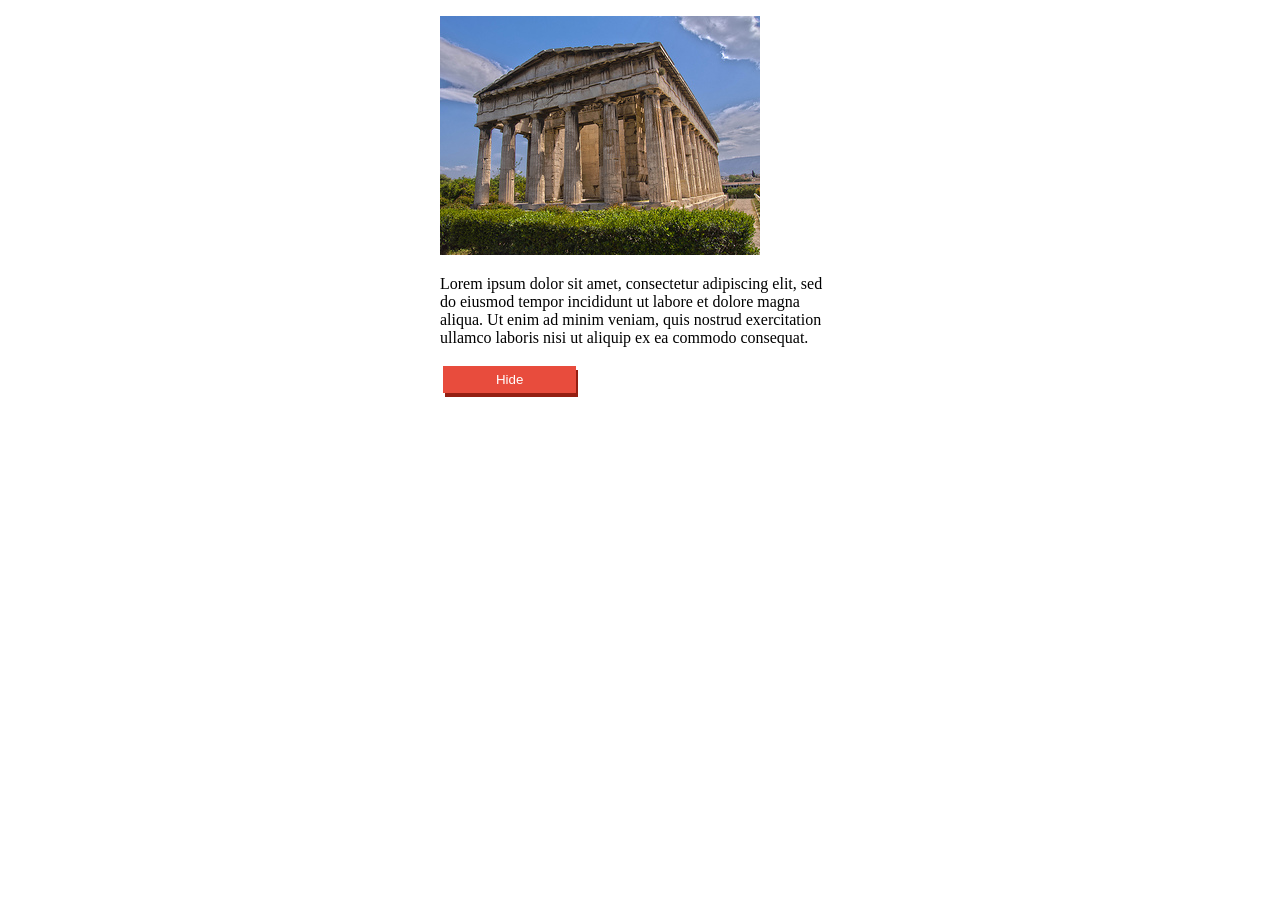
<file: JavaScript-Labs/Lab09/lab09-walkthrough04.html>
<!DOCTYPE html>
<html>
<head>
    <meta charset="utf-8"/>  
    <title>Lab 9</title>
    <link rel="stylesheet" href="css/lab09.css">
</head>
<body>

<div id="main">
  <img src="images/8711645510.jpg" id="mainImage" alt="main image" />
  <p id="content">
  Lorem ipsum dolor sit amet, consectetur adipiscing elit, sed do eiusmod tempor incididunt ut labore et dolore magna aliqua. Ut enim ad minim veniam, quis nostrud exercitation ullamco laboris nisi ut aliquip ex ea commodo consequat.     
  </p>
  <button id="testButton">Hide</button>

</div> <!-- end container -->

<script type="text/javascript" language="javascript" src="js/lab09-walkthrough04.js"></script>

</body>
</html>
</file>
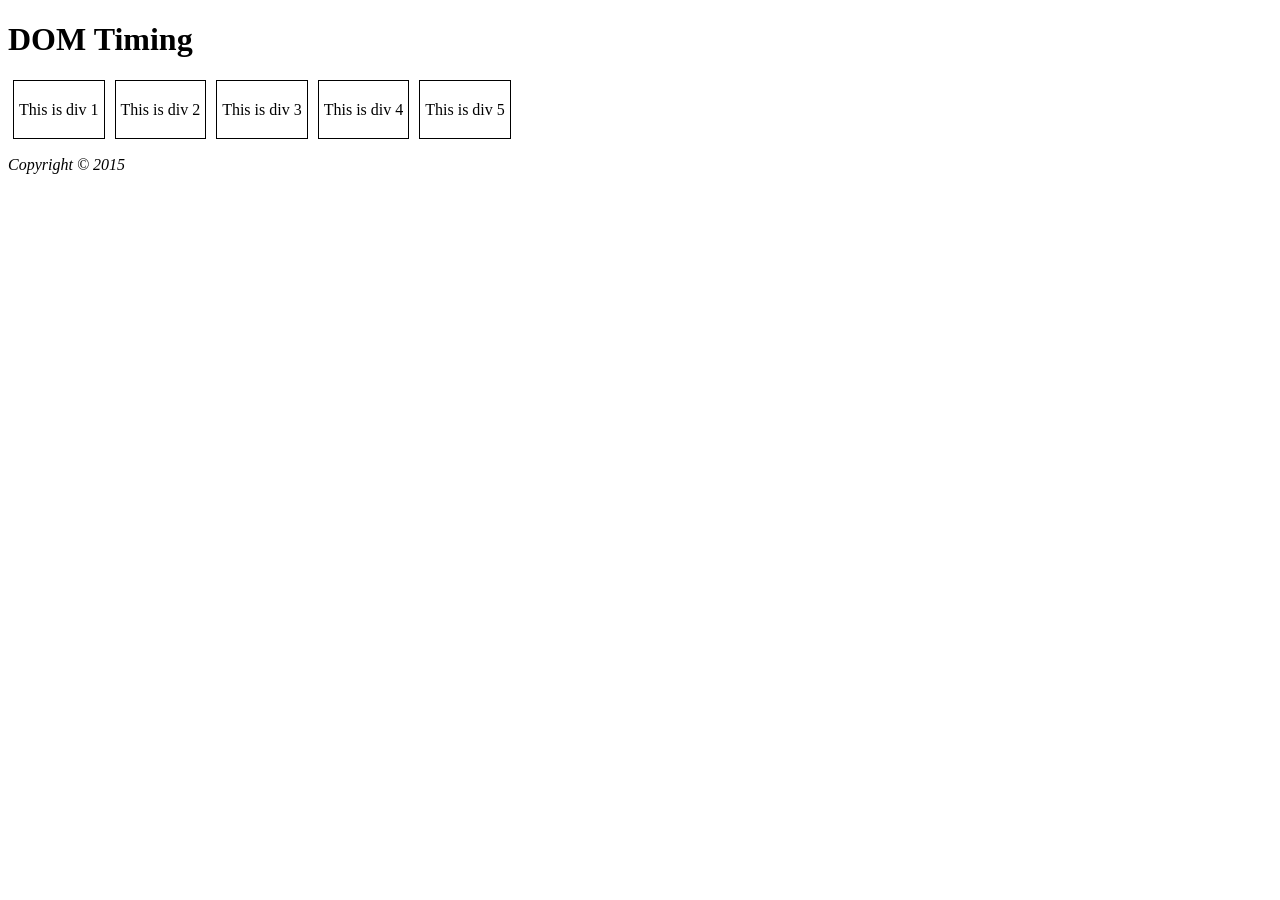
<file: JavaScript-Labs/Lab09/lab09-walkthrough05.html>
<!DOCTYPE html>
<html>
<head>
    <meta charset="utf-8"/>  
    <title>Lab 9</title>
   <link rel="stylesheet" type="text/css" href="css/lab09.css" />
   <script type="text/javascript" language="javascript" src="js/lab09-walkthrough05.js"></script>
</head>
<body>
<header>
  <h1>DOM Timing</h1>
</header>

<script>
   // add function calls here
   for (count=1; count<6; count++) {
      document.write(outputBox(count));
   }
</script>

<footer>
  <p><em>Copyright &copy; 2015</em></p>
</footer>
</body>
</html>
</file>
<file: css/style.css>
:root
{
    --ink:#1e252c;
    --muted:#6e747c;
    --line:#e4e6e8;
    --accent:#425e79;
    --wash:#f5f7f9;
    --paper:#fff;
    --radius:16px
}
*{box-sizing:border-box}
html{scroll-behavior:smooth}
body{
    margin:0;
    background:var(--paper);
    color:var(--ink);
    font-family:"Segoe UI",Roboto,"Helvetica Neue",Arial,sans-serif;
    line-height:1.55
}
a{
    color:inherit;
    text-decoration:none
}
img{
    max-width:100%;
    display:block
}
button,input{font:inherit}.container{
    width:min(1200px,calc(100% - 48px));
    margin:auto
}
:focus-visible{
    outline:3px solid #286dba;
    outline-offset:4px
}
.skip-link{
    position:absolute;
    left:12px;
    top:-60px;
    background:#fff;
    padding:10px;
    z-index:20
}
.skip-link:focus{top:10px}
.announcement{
    background:#253748;
    color:white;
    text-align:center;
    padding:9px 15px;
    font-size:11px;
    font-weight:bold;
    letter-spacing:.7px
}
.site-header{
    border-bottom:1px solid var(--line);
    background:#fff
}
.header-inner{
    min-height:80px;
    display:flex;
    align-items:center;
    justify-content:space-between;
    gap:28px
}
.brand{
    font-size:23px;
    font-weight:800;
    letter-spacing:-1.2px;
    white-space:nowrap
}
.brand span{color:#6b8499}
.primary-nav{
    display:flex;
    gap:30px;
    font-weight:700;
    font-size:12px;
    letter-spacing:1.2px
}
.primary-nav a:hover,.header-actions a:hover,.text-link:hover{color:#567d9b}
.header-actions{
    font-size:11px;
    font-weight:700;
    letter-spacing:.5px
}
.breadcrumbs{
    display:flex;
    align-items:center;
    gap:12px;
    color:#7d838b;
    font-size:12px;
    margin:26px 0 36px
}
.breadcrumbs a:hover{text-decoration:underline}
.page-intro{
    display:flex;
    align-items:flex-end;
    justify-content:space-between;
    gap:20px;
    margin-bottom:34px
}
.eyebrow{
    font-size:11px;
    letter-spacing:1px;
    font-weight:800;
    color:#68819a
}
.page-intro h1{
    font-size:clamp(32px,4vw,52px);
    line-height:1.1;
    letter-spacing:-2px;
    margin:11px 0
}
.page-intro h1 em{
    font-weight:500;
    font-family:inherit;
    font-style:normal
}
.page-intro p,.section-heading p{
    color:var(--muted);
    margin:0
}
.design-label{
    border:1px solid var(--line);
    padding:10px 14px;
    border-radius:50px;
    font-size:10px;
    color:var(--muted);
    white-space:nowrap
}
.product-layout{
    display:grid;
    grid-template-columns:minmax(0,1.04fr) minmax(0,.96fr);
    gap:clamp(30px,5vw,72px);
    align-items:start
}
.gallery-main{
    position:relative;
    overflow:hidden;
    background:#e9eff5;
    border-radius:var(--radius)
}
.gallery-main img{
    width:100%;
    aspect-ratio:640/760;
    object-fit:cover
}
.gallery-tag{
    position:absolute;
    top:18px;
    left:18px;
    z-index:1;
    background:#fff;
    padding:9px 12px;
    font-size:10px;
    letter-spacing:1.3px;
    font-weight:800
}
.gallery-note{
    display:flex;
    align-items:center;
    gap:9px;
    color:var(--muted);
    font-size:11px;
    margin:12px 0
}
.note-dot{
    height:7px;
    width:7px;
    flex:none;
    background:#6284a4;
    border-radius:50%
}
.gallery-thumbs{
    display:grid;
    grid-template-columns:repeat(3,1fr);
    gap:12px;margin-top:16px
}
.thumb{
    height:112px;
    border:1px solid var(--line);
    border-radius:10px;
    overflow:hidden
}
.thumb.selected{border:2px solid #527390}
.thumb img{
    height:100%;
    width:100%;
    object-fit:cover
}
.info-tile{
    display:flex;
    align-items:center;
    justify-content:center;
    flex-direction:column;
    background:var(--wash);
    gap:3px
}
.info-tile span{
    font-size:29px;
    font-weight:bold;
    color:#55738f
}
.info-tile small{
    color:var(--muted);
    font-size:10px;
    text-align:center
}
.purchase-panel{padding-top:6px}
.status-line{
    display:flex;
    justify-content:space-between;
    gap:12px;
    align-items:center
}
.pill{
    background:#edf2f6;
    color:#4d6e88;
    border-radius:99px;
    padding:7px 11px;
    font-size:10px;
    font-weight:800;
    letter-spacing:1px
}
.availability{
    font-size:11px;
    color:var(--muted)
}
.product-subtitle{
    font-size:clamp(22px,2.6vw,32px);
    line-height:1.3;
    font-weight:700;
    letter-spacing:-.8px;
    margin:24px 0 26px
}
.price-block{
    border-top:1px solid var(--line);
    border-bottom:1px solid var(--line);
    padding:24px 0
}
.price-label{
    font-size:11px;
    color:var(--muted);
    letter-spacing:.7px;
    font-weight:bold
}
.price-line{
    display:flex;
    align-items:center;
    gap:16px
}
.price-line strong{font-size:35px}
.price-line span{font-weight:700}
.price-block p{
    font-size:12px;
    color:var(--muted);
    margin:0
}
.purchase-form{margin-top:28px}
fieldset{
    padding:0;
    border:0;
    margin:0 0 24px}legend,
    .quantity-label{
        font-weight:700;
        font-size:13px;
        margin-bottom:12px;
        display:block}legend span,
        .quantity-label span{
            font-weight:400;
            color:var(--muted);
            font-size:11px
        }
        .options{
            display:grid;
            grid-template-columns:1fr 1fr;
            gap:10px
        }
        .options label{
            position:relative;
            cursor:pointer
        }
        .options input{
            position:absolute;
            opacity:0
        }
        .options span{
            border:1.5px solid var(--line);
            border-radius:9px;
            padding:15px;
            display:block;
            font-size:13px;
            text-align:center;
            font-weight:bold
        }
        .options input:checked+span{
            border-color:#355673;
            background:#edf3f8;
            color:#355673
        }
        .options input:focus-visible+span{
            outline:3px solid #286dba;
            outline-offset:3px
        }
        #quantity{
            width:116px;
            padding:12px;
            border:1px solid #c9d0d6;
            border-radius:9px;
            margin:0 0 22px
        }
        .buy-actions{
            display:grid;
            gap:11px
        }
        .btn{
            display:flex;
            justify-content:center;
            align-items:center;
            text-align:center;
            min-height:54px;
            padding:14px 16px;
            border-radius:9px;
            font-size:13px;
            font-weight:800;
            transition:background-color .2s ease, box-shadow .2s ease, transform .2s ease
        }
        .btn-primary{
            background:#263e54;
            color:white
        }
        .btn-primary:hover{background:#385c7a}
        .btn-secondary{
            border:1.5px solid #263e54;
            color:#263e54
        }
        .btn-secondary:hover{
            background:#e6eef5;
            box-shadow:0 4px 12px rgba(38,62,84,.12);
            transform:translateY(-1px)
        }
        .btn-secondary:focus-visible{
            background:#e6eef5;
            outline:3px solid #286dba;
            outline-offset:3px
        }
        .policy-list{
            margin-top:28px;
            border-top:1px solid var(--line)
        }
        .policy-list>div{
            display:flex;
            align-items:center;
            gap:16px;
            border-bottom:1px solid var(--line);
            padding:16px 0
        }
        .policy-list b{
            color:#91a4b4;
            font-size:14px
        }
        .policy-list span{
            display:flex;
            flex-direction:column;
            gap:1px
        }
        .policy-list strong{font-size:12px}
        .policy-list small{
            font-size:11px;
            color:var(--muted)
        }
        .product-details,.related-products{padding-top:90px}
        .section-heading{margin-bottom:28px}
        .section-heading h2{
            font-size:clamp(25px,3vw,37px);
            letter-spacing:-1px;
            margin:7px 0 6px
        }
        .details-grid{
            display:grid;
            grid-template-columns:repeat(3,minmax(0,1fr));
            gap:16px
        }
        .detail-card{
            border:1px solid var(--line);
            border-radius:var(--radius);
            padding:27px;
            background:#fff;
            min-height:290px
        }
        .detail-number{
            font-size:10px;
            font-weight:800;
            letter-spacing:1.2px;
            color:#7991a8
        }
        .detail-card h3{
            font-size:20px;
            letter-spacing:-.5px;
            margin:18px 0
        }
        .detail-card p,.detail-card dl{
            font-size:13px;
            color:#535e67
        }
        .detail-card dl{margin:0}
        .detail-card dl>div{
            border-bottom:1px solid var(--line);
            padding:9px 0;
            display:grid;
            grid-template-columns:100px 1fr;
            gap:5px
        }
        .detail-card dt{color:#8a9198}
        .detail-card dd{
            margin:0;
            font-weight:700
        }
        .text-link{
            display:inline-block;
            color:#3f698a;
            text-decoration:underline;
            font-size:12px;
            font-weight:700;
            margin-top:10px
        }
        .detail-card .disclaimer{
            font-size:11px;
            color:#8a9198
        }
        .section-heading-inline{
            display:flex;
            justify-content:space-between;
            align-items:end;
            gap:14px
        }
        .section-note{
            font-size:11px;
            color:#888
        }
        .product-grid{
            display:grid;                                   /* bật Grid cho phần tử cha */
            grid-template-columns:repeat(2,minmax(0,1fr));  /* 2 cột bằng nhau */
            gap:24px 18px                                   /* hàng cách 24px, cột cách 18px */
        }
        .product-card{
            display:flex;
            flex-direction:column;
            border:1px solid var(--line);
            border-radius:12px;
            overflow:hidden;
            background:#fff
        }
        .card-image{
            display:block;
            position:relative;
            overflow:hidden;
            background:var(--wash)
        }
        .card-image img{
            width:100%;               /* ảnh rộng bằng ô */
            aspect-ratio:640/760;     /* khung luôn theo tỷ lệ 640:760 */
            object-fit:cover;         /* ảnh lấp đầy khung, không bị méo */
            transition:transform .2s
        }
        .card-image:hover img{transform:scale(1.03)}
        .card-badge{
            position:absolute;
            top:10px;
            left:10px;
            font-size:9px;
            background:white;
            padding:6px 8px;
            font-weight:bold
        }
                .card-info{
            flex:1;
            display:flex;
            flex-direction:column;
            justify-content:flex-start;
            align-items:stretch;
            gap:8px;
            padding:16px
        }
        .card-info h3{
            margin:0;
            font-size:14px;
            font-weight:700;
            line-height:1.35
        }
        .card-info p{
            margin:0;
            font-size:12px;
            color:var(--muted)
        }
        .card-info a{
            margin-top:auto;
            padding:10px;
            border:1px solid #263e54;
            border-radius:8px;
            text-align:center;
            font-size:12px;
            font-weight:700;
            color:#263e54;
            text-decoration:none;
            transition:background-color .15s
        }
        .card-info a:hover{
            background:#263e54;
            color:#fff
        }
        .footer-inner{
            padding:38px 0;
            display:flex;
            gap:26px;
            justify-content:space-between;
            align-items:center
        }
        .footer strong{
            white-space:nowrap;
            font-size:13px
        }
        .footer strong span{opacity:.55}
        .footer p{
            font-size:11px;
            opacity:.75;
            max-width:560px
        }
        .footer a{
            font-size:11px;
            font-weight:bold;
            white-space:nowrap
        }
        @media(max-width:900px)
        {
            .header-inner{min-height:67px}
            .primary-nav{gap:16px}
            .header-actions{display:none}
            .product-layout{gap:25px}
            .details-grid{grid-template-columns:1fr 1fr}
            .product-grid{grid-template-columns:repeat(2,1fr)}
        }
        @media(max-width:700px)
        {
            .container{width:min(100% - 32px,520px)}
            .announcement{font-size:9px}
            .brand{font-size:21px}
            .primary-nav a:nth-child(1),.primary-nav a:nth-child(3){display:none}
            .breadcrumbs{margin:17px 0 24px;flex-wrap:wrap}
            .page-intro{margin-bottom:25px}
            .page-intro h1{letter-spacing:-1px}
            .design-label{display:none}
            .product-layout{grid-template-columns:1fr;gap:30px}
            .gallery-thumbs{gap:8px}
            .thumb{height:88px}
            .price-block{padding:20px 0}
            .purchase-panel{padding:0}
            .product-details,.related-products{padding-top:64px}
            .details-grid{grid-template-columns:1fr}
            .detail-card{min-height:0}
            .section-heading-inline{display:block}
            .section-note{display:block;margin-top:8px}
            .product-grid{gap:10px}
            .card-info{padding:12px}
            .card-info h3{font-size:12px}
            .footer{margin-top:64px}
            .footer-inner{display:block}
            .footer-inner>*{display:block;margin:0 0 14px}
        }
        @media(max-width:360px)
        {
            .product-grid{grid-template-columns:1fr}
            .options{grid-template-columns:1fr}
            .price-line{display:block}
            .primary-nav{display:none}
        }
        @media(prefers-reduced-motion:reduce)
        {
            html{scroll-behavior:auto}
            *,*::before,*::after{transition:none!important}
        }
</file>
<file: JavaScript-Labs/Lab08/css/theme.css>
body {

}

div#topHeaderRow {
  background-color: #34495e;
  height: 3em;
  font-size: 0.8em;
  color: #34495e;
  padding-top: 1em;
}
div#topHeaderRow  a:link { 
  color: #BBBBBB ;
}

footer {
  background-color: #34495e;
     color: white;
}

footer a:link {
   color: #a3d2f1;
}



#postJumbo {
   background-image: url(post-background.jpg);
}
#postJumbo h1 {
   margin-top: 0;
}

.postlist h2 {
  margin-top: 0; 
}

.postlist div.details {
  text-transform: uppercase;
  font-size: 0.8em;
}

.postlist p.excerpt {
  margin-top: 0.4em;
}

.container { margin-top: 1em; }
</file>
<file: JavaScript-Labs/Lab08/css/lab08.css>
.movingDiv{
border: solid 1px black;
position:relative;
margin:30px 5px;
padding:20px 5px;
width:30%;
display:inline;
line-height:60px;
}

fieldset{
border: solid 1px #777777;
}

.required{
background-color:#EEEE55;
}

th {
    width: 6em;
    height: 3em;
    text-align: center;
}

td {
    width: 6em;
    height: 2em;
    text-align: center;
}

em { color: red; font-style: italic; }

tr.normal {
    
    background-color: #E4F8D3;    
}
tr.normal td, tr.normal th, tr.total th, tr.total td {
    text-align: right;    
    width: 5em;
    height: 0.75em;
    padding: 0.5em;
    color: #5A574E;
}

tr.total {     
    background-color: #96DD4F;
}

tr.total th, tr.total td {
        font-weight: bold;
    color: #000000;
}

.box {
    width:20em;
    margin:  20px auto;
    padding: 0.5em;
    -webkit-box-shadow: 0px 0px 5px rgba(0,0,0,.8);
    -moz-box-shadow: 0px 0px 5px rgba(0,0,0,.8);
    box-shadow: 0px 0px 5px rgba(0,0,0,.8);
    background-color:#fff ; 
    text-align: left;
}

.boxImg { 
    float: left; 
    padding: 5px;    
}
</file>
<file: JavaScript-Labs/Lab09/css/lab09.css>
/* styles for DOM examples */

.center-icons
{
     text-align:center;
}

#features {
    background-color: #fcf8e3;   
    padding: 3em 0 2em 0;
    margin-top: 2em;
}

.count-number {
    font-size: 24px;
    line-height: 1.3;
    padding-top: 5px;
}
.count-title {
    font-size: 16px;
}

/* styles for event handling example */

#main {
    width: 400px;
    margin: 1em auto;
}

#testButton {
    border-color: #e84c3d;
    background-color: #e84c3d;
    box-shadow: 2px 4px 0 0 #941f12;
    color: #ffffff;
    text-align: center;
    vertical-align: middle;
    border: 1px solid transparent;
    margin: 3px;
    width: 10em;
    height: 2em;
        
}

.makeItGray {
  -webkit-filter: grayscale(100%); 
  filter: grayscale(100%)
  -webkit-transition: -webkit-filter 1.5s;
}

.makeItNormal {
  -webkit-filter: none;
    filter: none;
  -webkit-transition: -webkit-filter 1.5s;
}

.makeItDisappear {
  -webkit-filter: opacity(0);    
  -webkit-transition: -webkit-filter 1.5s; 
}

/* styles for debugging example */

.box {
    width:20em;
    margin:  20px auto;
    padding: 0.5em;
    -webkit-box-shadow: 0px 0px 5px rgba(0,0,0,.8);
    -moz-box-shadow: 0px 0px 5px rgba(0,0,0,.8);
    box-shadow: 0px 0px 5px rgba(0,0,0,.8);
    background-color:#fff ; 
    text-align: left;
}

.movingDiv{
    border: solid 1px black;
    position:relative;
    margin:30px 5px;
    padding:20px 5px;
    width:30%;
    display:inline;
    line-height:60px;
}

/* styles for form example */

.form-body {
    margin: 0;
    padding: 0;
    background-color: #333;
    
  font-family: 'Arial Narrow', Candara, sans-serif;
  font-size: 16px;
  color: #4c4c4c;

}

.form-box {
  margin: 20px auto;
  width: 350px; 
  height: 400px; 
  border-radius: 8px/7px; 
  background-color: #ebebeb; 
  box-shadow: 1px 2px 5px rgba(0,0,0,.31); 
  border: solid 1px #cbc9c9;
}


.form-box form {
  margin: 0 30px;
}

.form-box h1 {
  font-size: 32px;
  font-weight: 300;
  color: #4c4c4c;
  text-align: center;
  padding-top: 10px;
  margin-bottom: 10px;
}


.form-box hr {
  color: #a9a9a9;
  opacity: 0.3;
}

input[type=text],input[type=password] {
  width: 200px; 
  height: 39px; 
  border-radius: 0px 4px 4px 0px/5px 5px 4px 4px; 
  background-color: #fff; 
  box-shadow: 1px 2px 5px rgba(0,0,0,.09); 
  border: solid 1px #cbc9c9;
  margin-left: -5px;
  margin-top: 13px; 
  padding-left: 10px;
}

input[type=password]{
  margin-bottom: 25px;
}

#icon {
  display: inline-block;
  width: 30px;
  background-color: #FF6C3A;
  padding: 8px 0px 8px 15px;
  margin-left: 15px;
  border-radius: 4px 0px 0px 4px;
  color: white;
  box-shadow: 1px 2px 5px rgba(0,0,0,.09); 
  border: solid 0px #cbc9c9;
}


.form-box button {
  text-decoration: none;
  display: inline-block;
  font-size: 14px;
  font-weight: bold;
  color: white;
  padding: 8px 25px 0px 15px;
  margin: 10px 8px 20px 66px;
  height: 35px;  
  width: 160px; 
  border-radius: 5px; 
  background-color: #3b9ad8;  
  box-shadow: 3px 3px rgba(58,87,175,.75);
}



.form-box button:hover {
  top: 3px;
  background-color:#135D8C;
  box-shadow: none;
  
}

.hidden { 
    display: none;
}
.visible { 
    display: block;
}

#errors {
  margin: 20px auto;
  width: 350px; 
  border-radius: 8px/7px; 
  background-color: #ebebeb; 
  box-shadow: 1px 2px 5px rgba(0,0,0,.31); 
  border: solid 1px #cbc9c9;    
}
#errors p { padding: 10px; }
</file>
